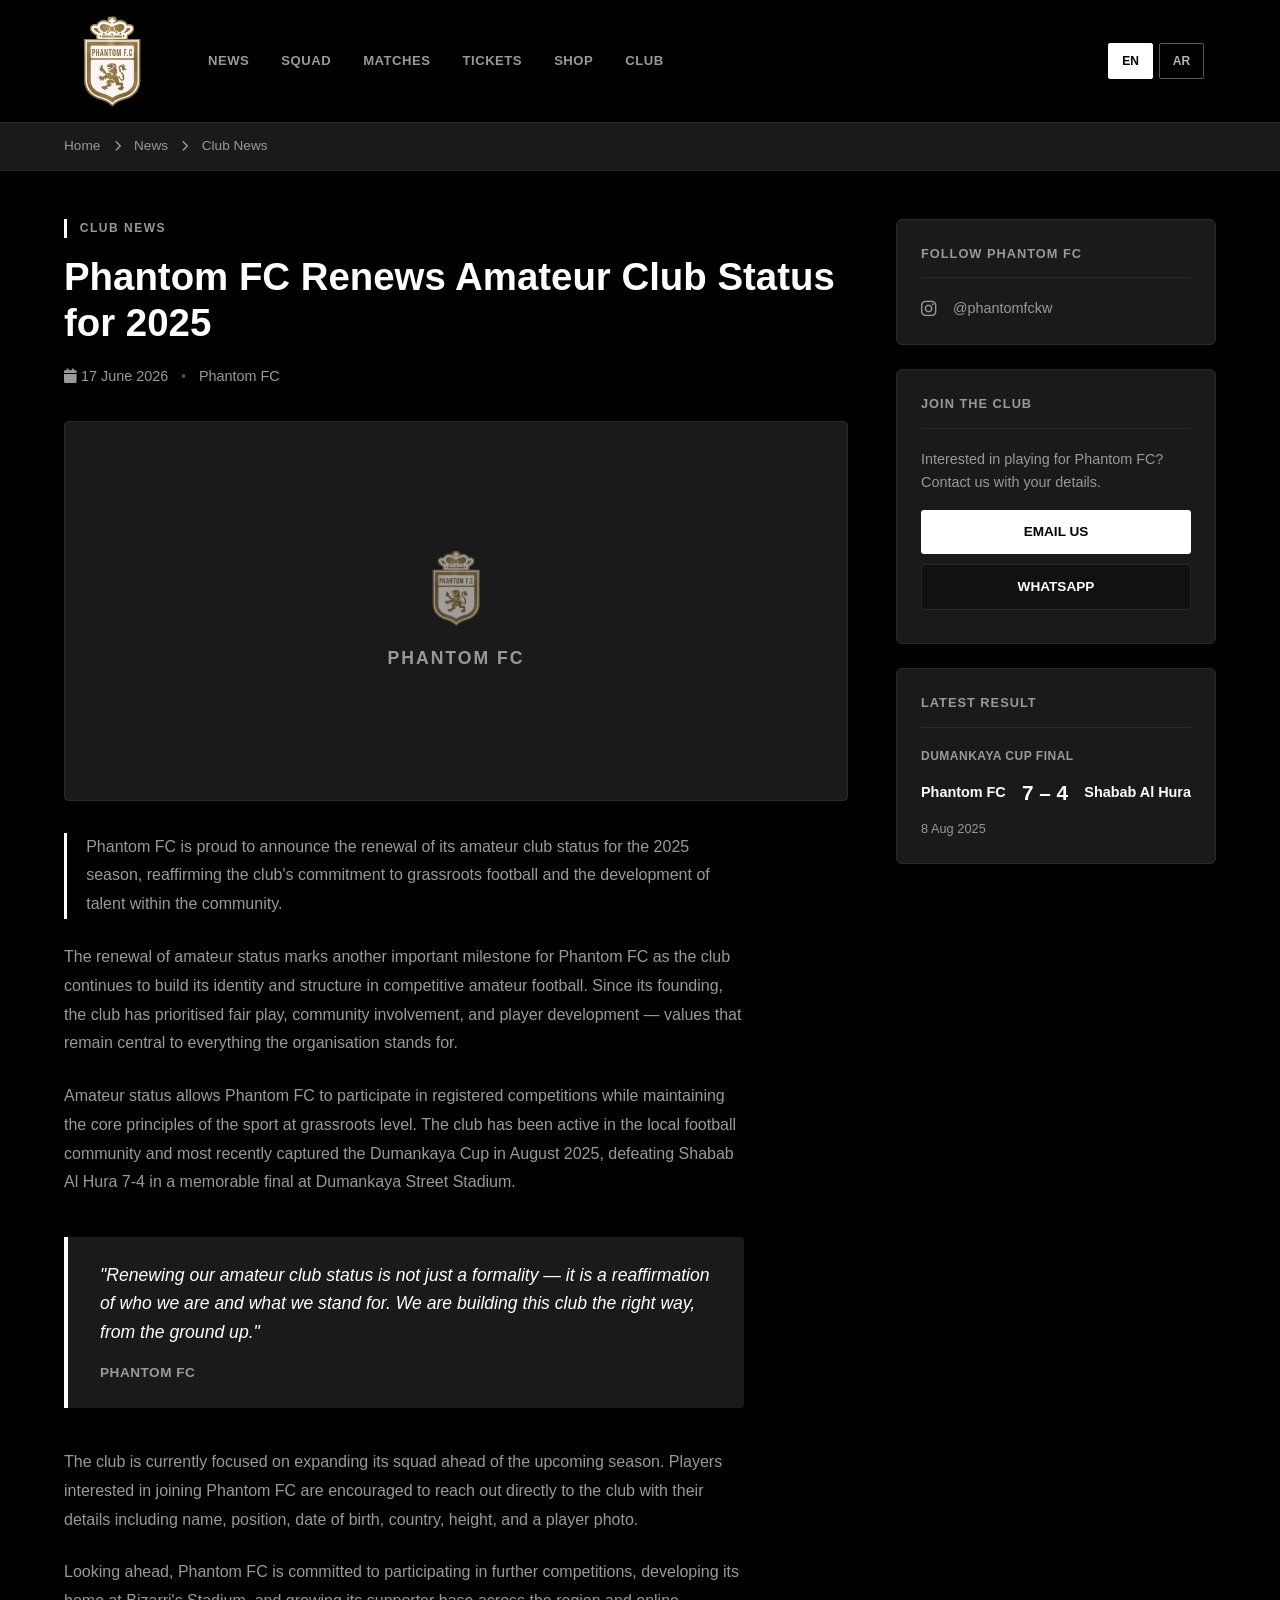
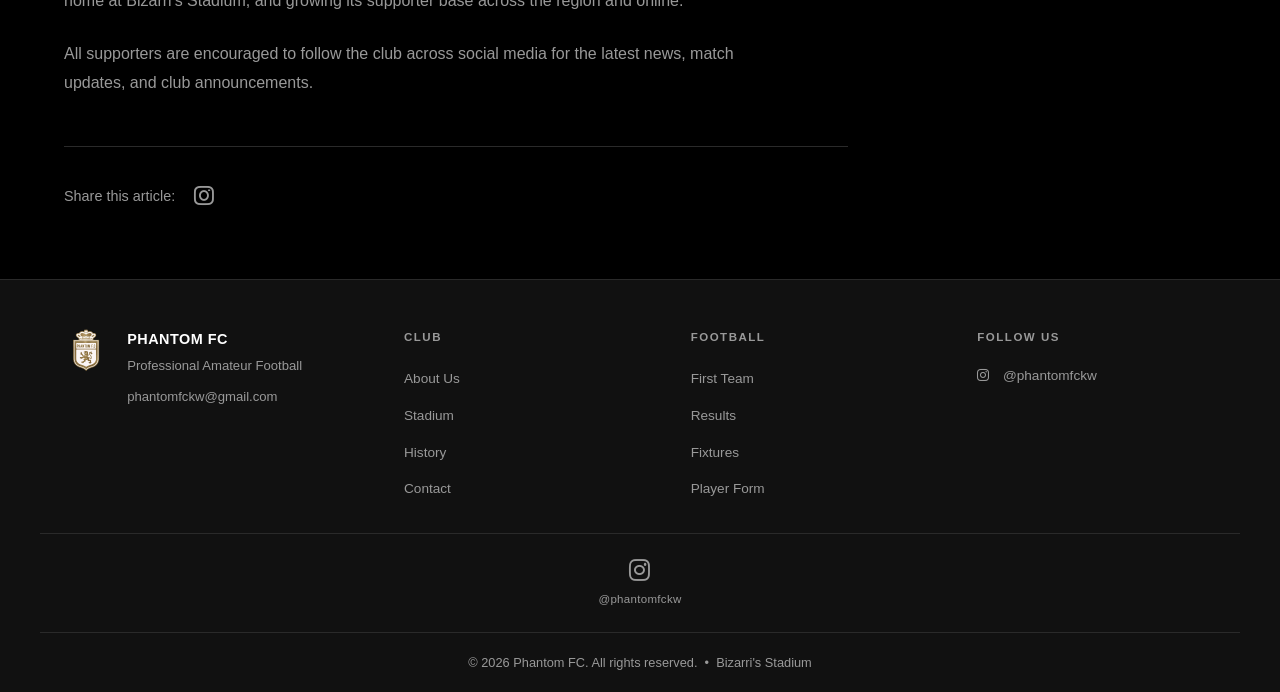
<file: news-amateur-status.html>
<!DOCTYPE html>
<html lang="en">
<head>
    <meta charset="UTF-8">
    <meta name="viewport" content="width=device-width, initial-scale=1.0">
    <meta name="description" content="Phantom FC renews its amateur club status for the 2026 season, reaffirming commitment to grassroots football.">
    <meta property="og:title" content="Phantom FC Renews Amateur Club Status for 2026">
    <meta property="og:description" content="Phantom FC is proud to announce the renewal of its amateur club status for the 2026 season.">
    <meta property="og:image" content="logo.png">
    <meta property="og:type" content="article">
    <link rel="icon" href="logo.png">
    <title>Phantom FC Renews Amateur Club Status – Phantom FC</title>
    <link rel="stylesheet" href="styles.css">
    <link rel="stylesheet" href="article.css">
    <link rel="stylesheet" href="https://cdnjs.cloudflare.com/ajax/libs/font-awesome/6.4.0/css/all.min.css">
</head>
<body>

    <!-- ── MAIN HEADER ───────────────────────────────────── -->
    <header class="main-header">
        <div class="header-inner">
            <a href="index.html" class="club-logo">
                <div class="club-crest">
                    <img src="logo.png" alt="Phantom FC" class="crest-img" onerror="this.style.display='none'; this.nextElementSibling.style.display='flex';">
                    <span class="crest-text crest-fallback">PFC</span>
                </div>
            </a>
            <nav class="main-nav" id="mainNav">
                <a href="index.html#latest" class="nav-link">NEWS</a>
                <a href="index.html#teams" class="nav-link">SQUAD</a>
                <a href="index.html#matches" class="nav-link">MATCHES</a>
                <a href="index.html#tickets" class="nav-link">TICKETS</a>
                <a href="index.html#shop" class="nav-link">SHOP</a>
                <a href="index.html#support" class="nav-link">CLUB</a>
            </nav>
            <div class="header-right">
                <div class="language-switcher">
                    <button class="lang-btn active" data-lang="en" onclick="setLanguage('en')" aria-label="Switch to English">EN</button>
                    <button class="lang-btn" data-lang="ar" onclick="setLanguage('ar')" aria-label="Switch to Arabic">AR</button>
                </div>
                <button class="menu-btn" id="menuBtn" aria-label="Open navigation menu"><i class="fas fa-bars"></i></button>
            </div>
        </div>
    </header>

    <!-- ── ARTICLE BREADCRUMB ────────────────────────────── -->
    <div class="article-breadcrumb">
        <div class="section-container">
            <a href="index.html">Home</a>
            <span class="breadcrumb-sep"><i class="fas fa-chevron-right"></i></span>
            <a href="index.html#latest">News</a>
            <span class="breadcrumb-sep"><i class="fas fa-chevron-right"></i></span>
            <span>Club News</span>
        </div>
    </div>

    <!-- ── ARTICLE CONTENT ───────────────────────────────── -->
    <main class="article-main">
        <div class="section-container">
            <div class="article-layout">

                <article class="article-body">
                    <header class="article-header">
                        <div class="article-category">CLUB NEWS</div>
                        <h1 class="article-title">Phantom FC Renews Amateur Club Status for 2025</h1>
                        <div class="article-byline">
                            <span class="byline-date"><i class="fas fa-calendar"></i> 17 June 2026</span>
                            <span class="byline-sep">&bull;</span>
                            <span class="byline-source">Phantom FC</span>
                        </div>
                    </header>

                    <div class="article-hero-img">
                        <div class="article-img-placeholder">
                            <img src="logo.png" alt="Phantom FC" onerror="this.style.display='none';">
                            <span>PHANTOM FC</span>
                        </div>
                    </div>

                    <div class="article-text">
                        <p class="article-lead">Phantom FC is proud to announce the renewal of its amateur club status for the 2025 season, reaffirming the club's commitment to grassroots football and the development of talent within the community.</p>

                        <p>The renewal of amateur status marks another important milestone for Phantom FC as the club continues to build its identity and structure in competitive amateur football. Since its founding, the club has prioritised fair play, community involvement, and player development — values that remain central to everything the organisation stands for.</p>

                        <p>Amateur status allows Phantom FC to participate in registered competitions while maintaining the core principles of the sport at grassroots level. The club has been active in the local football community and most recently captured the Dumankaya Cup in August 2025, defeating Shabab Al Hura 7-4 in a memorable final at Dumankaya Street Stadium.</p>

                        <blockquote class="article-quote">
                            <p>"Renewing our amateur club status is not just a formality — it is a reaffirmation of who we are and what we stand for. We are building this club the right way, from the ground up."</p>
                            <cite>Phantom FC</cite>
                        </blockquote>

                        <p>The club is currently focused on expanding its squad ahead of the upcoming season. Players interested in joining Phantom FC are encouraged to reach out directly to the club with their details including name, position, date of birth, country, height, and a player photo.</p>

                        <p>Looking ahead, Phantom FC is committed to participating in further competitions, developing its home at Bizarri's Stadium, and growing its supporter base across the region and online.</p>

                        <p>All supporters are encouraged to follow the club across social media for the latest news, match updates, and club announcements.</p>
                    </div>

                    <div class="article-social-share">
                        <span>Share this article:</span>
                        <a href="https://www.instagram.com/phantomfckw" target="_blank" rel="noopener"><i class="fab fa-instagram"></i></a>
                    </div>
                </article>

                <!-- Sidebar -->
                <aside class="article-sidebar">
                    <div class="sidebar-card">
                        <h4>FOLLOW PHANTOM FC</h4>
                        <ul class="sidebar-social">
                            <li><a href="https://www.instagram.com/phantomfckw" target="_blank" rel="noopener"><i class="fab fa-instagram"></i> @phantomfckw</a></li>
                        </ul>
                    </div>
                    <div class="sidebar-card">
                        <h4>JOIN THE CLUB</h4>
                        <p>Interested in playing for Phantom FC? Contact us with your details.</p>
                        <a href="mailto:phantomfckw@gmail.com?subject=Player%20Application&body=Name:%0APosition:%0ADate%20of%20Birth:%0ACountry:%0AHeight:%0A%0APlease%20attach%20a%20photo." class="sidebar-btn">EMAIL US</a>
                        <a href="https://wa.me/14402785870" target="_blank" rel="noopener" class="sidebar-btn whatsapp-btn">WHATSAPP</a>
                    </div>
                    <div class="sidebar-card">
                        <h4>LATEST RESULT</h4>
                        <div class="sidebar-result">
                            <span class="sidebar-competition">Dumankaya Cup Final</span>
                            <div class="sidebar-score-row">
                                <span>Phantom FC</span>
                                <span class="sidebar-score">7 – 4</span>
                                <span>Shabab Al Hura</span>
                            </div>
                            <span class="sidebar-date">8 Aug 2025</span>
                        </div>
                    </div>
                </aside>

            </div>
        </div>
    </main>

    <!-- ── FOOTER ────────────────────────────────────────── -->
    <footer class="footer">
        <div class="footer-main">
            <div class="footer-brand">
                <div class="footer-crest">
                    <img src="logo.png" alt="PFC" class="footer-logo-img" onerror="this.style.display='none'; this.nextElementSibling.style.display='flex';">
                    <span class="footer-crest-text">PFC</span>
                </div>
                <div>
                    <h3>PHANTOM FC</h3>
                    <p>Professional Amateur Football</p>
                    <p class="footer-email"><a href="mailto:phantomfckw@gmail.com">phantomfckw@gmail.com</a></p>
                </div>
            </div>
            <div class="footer-cols">
                <div class="footer-col">
                    <h4>CLUB</h4>
                    <ul>
                        <li><a href="index.html#support">About Us</a></li>
                        <li><a href="stadium.html">Stadium</a></li>
                        <li><a href="index.html#support">History</a></li>
                        <li><a href="index.html#support">Contact</a></li>
                    </ul>
                </div>
                <div class="footer-col">
                    <h4>FOOTBALL</h4>
                    <ul>
                        <li><a href="index.html#teams">First Team</a></li>
                        <li><a href="index.html#matches">Results</a></li>
                        <li><a href="index.html#matches">Fixtures</a></li>
                        <li><a href="index.html#support">Player Form</a></li>
                    </ul>
                </div>
                <div class="footer-col">
                    <h4>FOLLOW US</h4>
                    <ul class="social-list">
                        <li><a href="https://www.instagram.com/phantomfckw" target="_blank" rel="noopener"><i class="fab fa-instagram"></i> @phantomfckw</a></li>
                    </ul>
                </div>
            </div>
        </div>
        <div class="footer-socials">
            <a href="https://www.instagram.com/phantomfckw" target="_blank" rel="noopener" class="social-icon-link">
                <i class="fab fa-instagram"></i>
                <span>@phantomfckw</span>
            </a>
        </div>
        <div class="footer-bottom">
            <p>&copy; 2026 Phantom FC. All rights reserved. &nbsp;&bull;&nbsp; Bizarri's Stadium</p>
        </div>
    </footer>

    <button class="back-to-top" id="backToTop" onclick="window.scrollTo({top:0,behavior:'smooth'})" aria-label="Back to top">
        <i class="fas fa-chevron-up"></i>
    </button>

    <script src="translations.js"></script>
    <script src="script.js"></script>
</body>
</html>
</file>
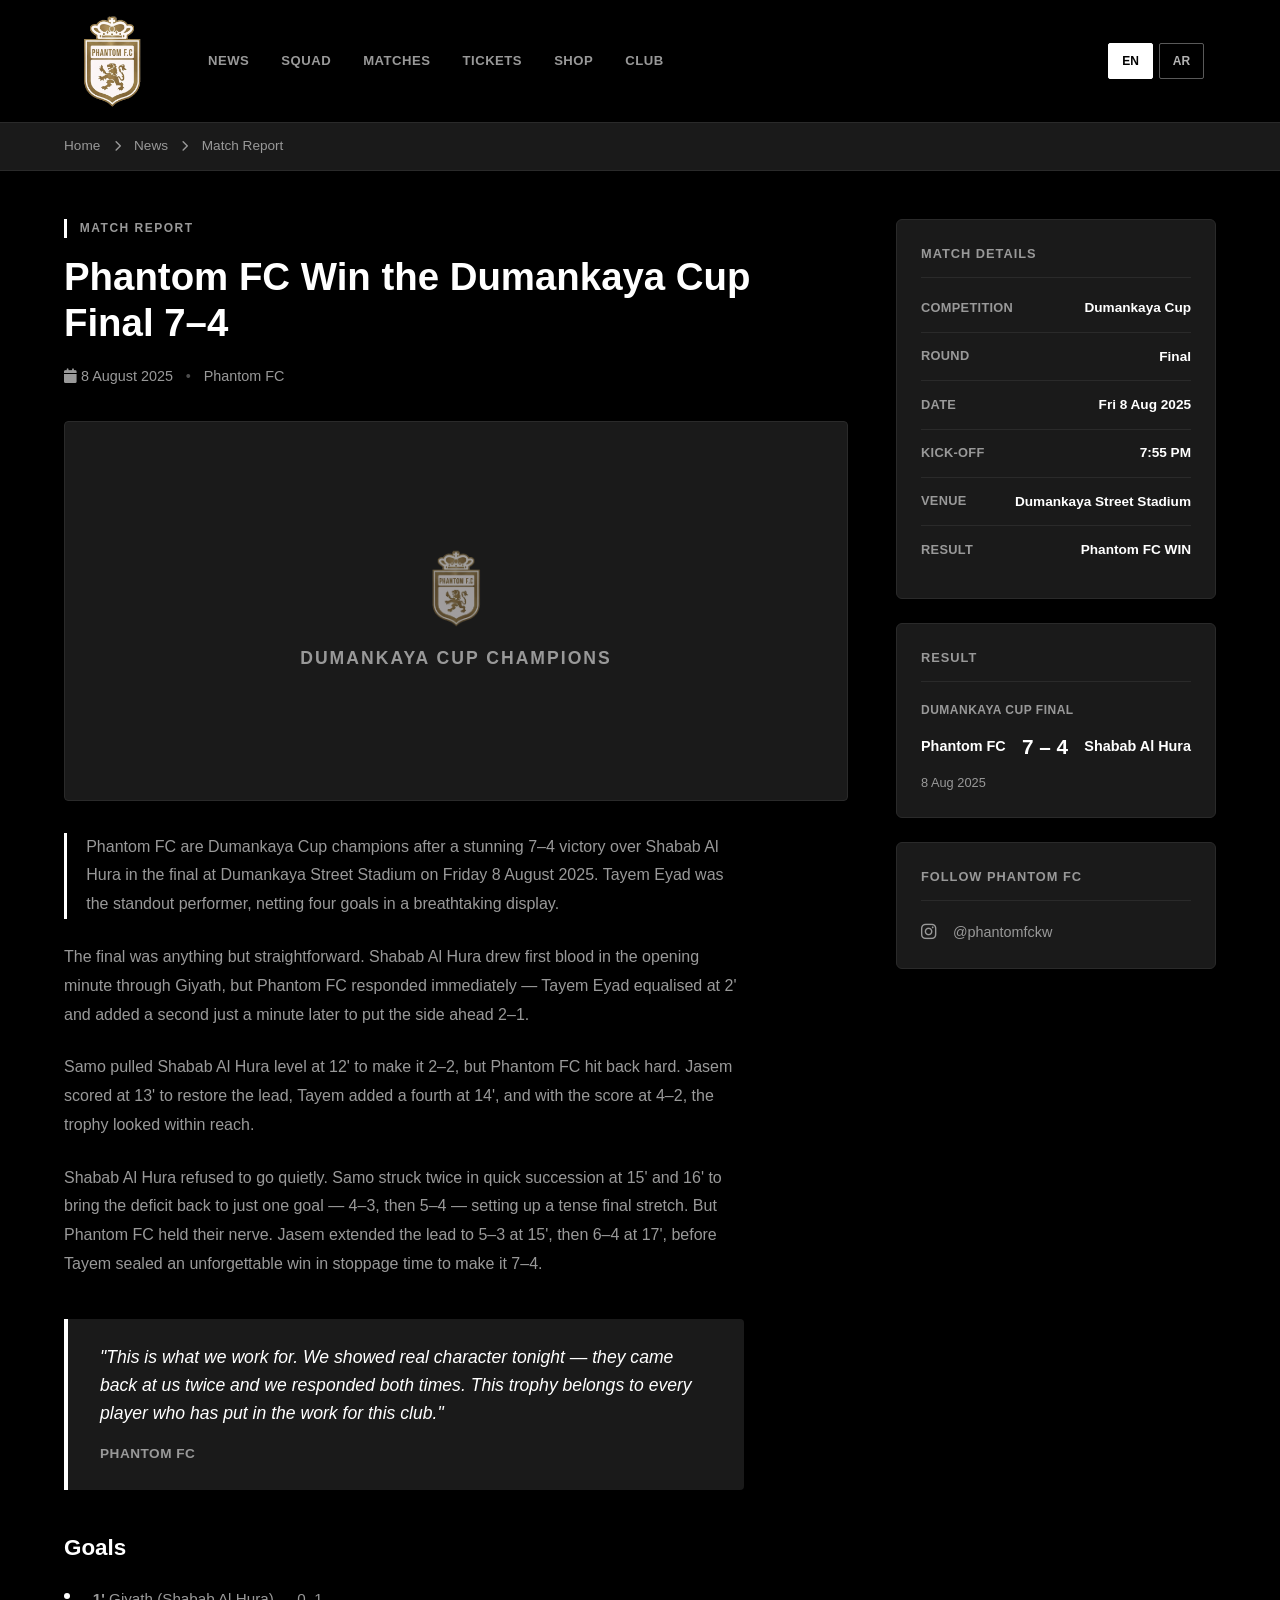
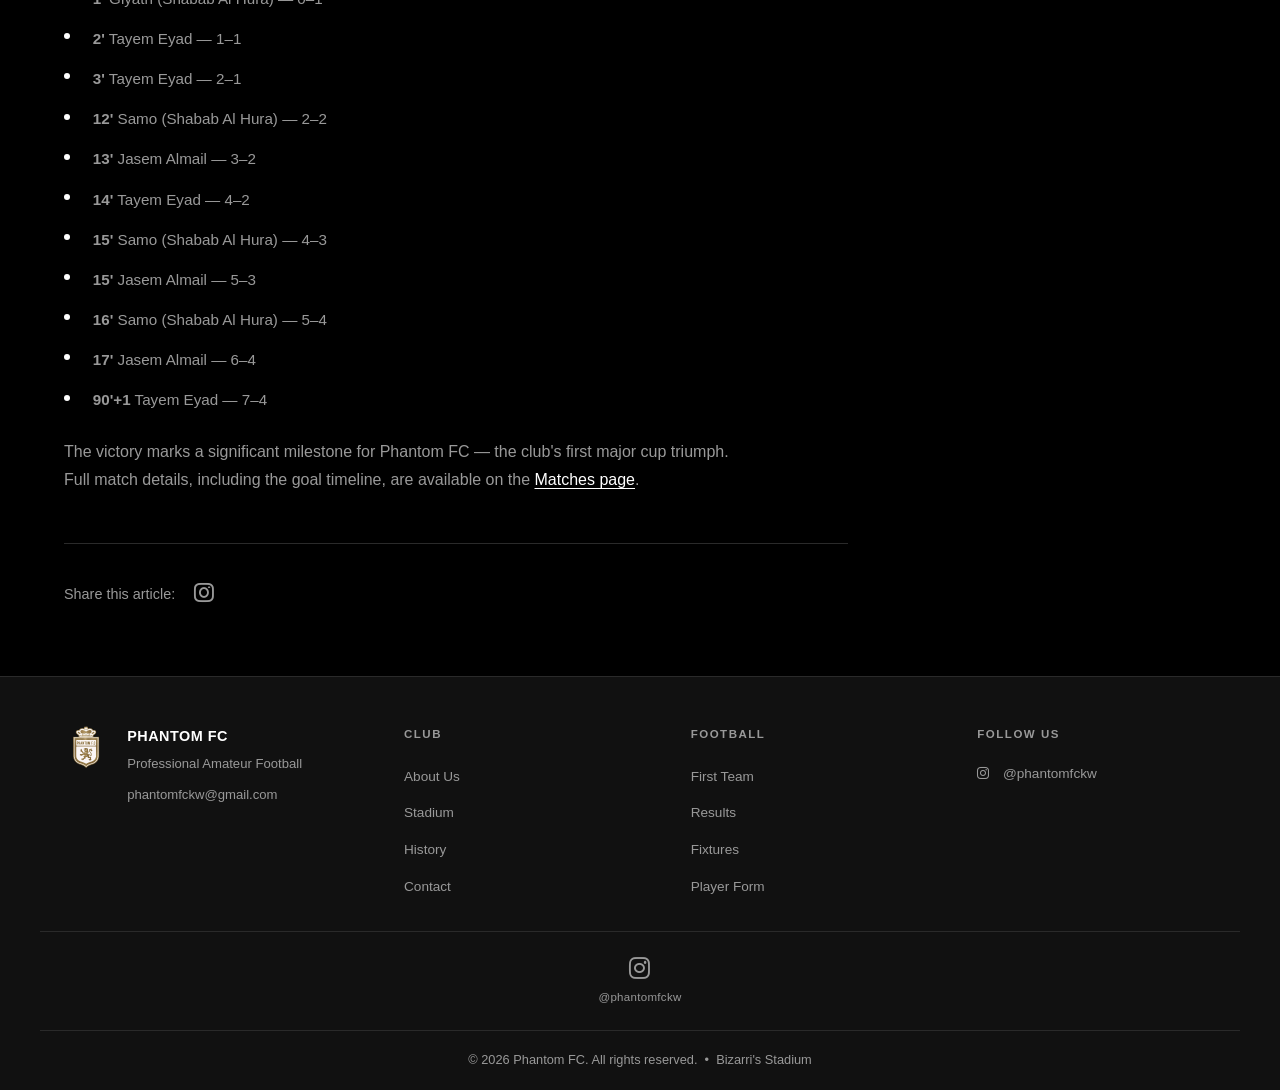
<file: news-dumankaya-cup.html>
<!DOCTYPE html>
<html lang="en">
<head>
    <meta charset="UTF-8">
    <meta name="viewport" content="width=device-width, initial-scale=1.0">
    <meta name="description" content="Match report: Phantom FC defeat Shabab Al Hura 7–4 in the Dumankaya Cup Final. Tayem Eyad scores four goals in a dominant display.">
    <meta property="og:title" content="Phantom FC Win the Dumankaya Cup Final 7–4">
    <meta property="og:description" content="Tayem Eyad netted four goals as Phantom FC claimed the Dumankaya Cup with a 7–4 victory over Shabab Al Hura.">
    <meta property="og:image" content="logo.png">
    <meta property="og:type" content="article">
    <link rel="icon" href="logo.png">
    <title>Phantom FC Win the Dumankaya Cup Final 7–4 – Phantom FC</title>
    <link rel="stylesheet" href="styles.css">
    <link rel="stylesheet" href="article.css">
    <link rel="stylesheet" href="https://cdnjs.cloudflare.com/ajax/libs/font-awesome/6.4.0/css/all.min.css">
</head>
<body>

    <!-- ── MAIN HEADER ───────────────────────────────────── -->
    <header class="main-header">
        <div class="header-inner">
            <a href="index.html" class="club-logo">
                <div class="club-crest">
                    <img src="logo.png" alt="Phantom FC" class="crest-img" onerror="this.style.display='none'; this.nextElementSibling.style.display='flex';">
                    <span class="crest-text crest-fallback">PFC</span>
                </div>
            </a>
            <nav class="main-nav" id="mainNav">
                <a href="index.html#latest" class="nav-link">NEWS</a>
                <a href="index.html#teams" class="nav-link">SQUAD</a>
                <a href="index.html#matches" class="nav-link">MATCHES</a>
                <a href="index.html#tickets" class="nav-link">TICKETS</a>
                <a href="index.html#shop" class="nav-link">SHOP</a>
                <a href="index.html#support" class="nav-link">CLUB</a>
            </nav>
            <div class="header-right">
                <div class="language-switcher">
                    <button class="lang-btn active" data-lang="en" onclick="setLanguage('en')" aria-label="Switch to English">EN</button>
                    <button class="lang-btn" data-lang="ar" onclick="setLanguage('ar')" aria-label="Switch to Arabic">AR</button>
                </div>
                <button class="menu-btn" id="menuBtn" aria-label="Open navigation menu"><i class="fas fa-bars"></i></button>
            </div>
        </div>
    </header>

    <!-- ── ARTICLE BREADCRUMB ────────────────────────────── -->
    <div class="article-breadcrumb">
        <div class="section-container">
            <a href="index.html">Home</a>
            <span class="breadcrumb-sep"><i class="fas fa-chevron-right"></i></span>
            <a href="index.html#latest">News</a>
            <span class="breadcrumb-sep"><i class="fas fa-chevron-right"></i></span>
            <span>Match Report</span>
        </div>
    </div>

    <!-- ── ARTICLE CONTENT ───────────────────────────────── -->
    <main class="article-main">
        <div class="section-container">
            <div class="article-layout">

                <article class="article-body">
                    <header class="article-header">
                        <div class="article-category">MATCH REPORT</div>
                        <h1 class="article-title">Phantom FC Win the Dumankaya Cup Final 7–4</h1>
                        <div class="article-byline">
                            <span class="byline-date"><i class="fas fa-calendar"></i> 8 August 2025</span>
                            <span class="byline-sep">&bull;</span>
                            <span class="byline-source">Phantom FC</span>
                        </div>
                    </header>

                    <div class="article-hero-img">
                        <div class="article-img-placeholder">
                            <img src="logo.png" alt="Phantom FC" onerror="this.style.display='none';">
                            <span>DUMANKAYA CUP CHAMPIONS</span>
                        </div>
                    </div>

                    <div class="article-text">
                        <p class="article-lead">Phantom FC are Dumankaya Cup champions after a stunning 7–4 victory over Shabab Al Hura in the final at Dumankaya Street Stadium on Friday 8 August 2025. Tayem Eyad was the standout performer, netting four goals in a breathtaking display.</p>

                        <p>The final was anything but straightforward. Shabab Al Hura drew first blood in the opening minute through Giyath, but Phantom FC responded immediately — Tayem Eyad equalised at 2' and added a second just a minute later to put the side ahead 2–1.</p>

                        <p>Samo pulled Shabab Al Hura level at 12' to make it 2–2, but Phantom FC hit back hard. Jasem scored at 13' to restore the lead, Tayem added a fourth at 14', and with the score at 4–2, the trophy looked within reach.</p>

                        <p>Shabab Al Hura refused to go quietly. Samo struck twice in quick succession at 15' and 16' to bring the deficit back to just one goal — 4–3, then 5–4 — setting up a tense final stretch. But Phantom FC held their nerve. Jasem extended the lead to 5–3 at 15', then 6–4 at 17', before Tayem sealed an unforgettable win in stoppage time to make it 7–4.</p>

                        <blockquote class="article-quote">
                            <p>"This is what we work for. We showed real character tonight — they came back at us twice and we responded both times. This trophy belongs to every player who has put in the work for this club."</p>
                            <cite>Phantom FC</cite>
                        </blockquote>

                        <h2 class="article-subheading">Goals</h2>
                        <ul class="article-list">
                            <li><strong>1'</strong> Giyath (Shabab Al Hura) — 0–1</li>
                            <li><strong>2'</strong> Tayem Eyad — 1–1</li>
                            <li><strong>3'</strong> Tayem Eyad — 2–1</li>
                            <li><strong>12'</strong> Samo (Shabab Al Hura) — 2–2</li>
                            <li><strong>13'</strong> Jasem Almail — 3–2</li>
                            <li><strong>14'</strong> Tayem Eyad — 4–2</li>
                            <li><strong>15'</strong> Samo (Shabab Al Hura) — 4–3</li>
                            <li><strong>15'</strong> Jasem Almail — 5–3</li>
                            <li><strong>16'</strong> Samo (Shabab Al Hura) — 5–4</li>
                            <li><strong>17'</strong> Jasem Almail — 6–4</li>
                            <li><strong>90'+1</strong> Tayem Eyad — 7–4</li>
                        </ul>

                        <p>The victory marks a significant milestone for Phantom FC — the club's first major cup triumph. Full match details, including the goal timeline, are available on the <a href="index.html#matches" class="article-inline-link">Matches page</a>.</p>
                    </div>

                    <div class="article-social-share">
                        <span>Share this article:</span>
                        <a href="https://www.instagram.com/phantomfckw" target="_blank" rel="noopener"><i class="fab fa-instagram"></i></a>
                    </div>
                </article>

                <!-- Sidebar -->
                <aside class="article-sidebar">
                    <div class="sidebar-card">
                        <h4>MATCH DETAILS</h4>
                        <div class="sidebar-info">
                            <div class="sidebar-info-row">
                                <span class="sidebar-label">Competition</span>
                                <span class="sidebar-value">Dumankaya Cup</span>
                            </div>
                            <div class="sidebar-info-row">
                                <span class="sidebar-label">Round</span>
                                <span class="sidebar-value">Final</span>
                            </div>
                            <div class="sidebar-info-row">
                                <span class="sidebar-label">Date</span>
                                <span class="sidebar-value">Fri 8 Aug 2025</span>
                            </div>
                            <div class="sidebar-info-row">
                                <span class="sidebar-label">Kick-off</span>
                                <span class="sidebar-value">7:55 PM</span>
                            </div>
                            <div class="sidebar-info-row">
                                <span class="sidebar-label">Venue</span>
                                <span class="sidebar-value">Dumankaya Street Stadium</span>
                            </div>
                            <div class="sidebar-info-row">
                                <span class="sidebar-label">Result</span>
                                <span class="sidebar-value">Phantom FC WIN</span>
                            </div>
                        </div>
                    </div>
                    <div class="sidebar-card">
                        <h4>RESULT</h4>
                        <div class="sidebar-result">
                            <span class="sidebar-competition">Dumankaya Cup Final</span>
                            <div class="sidebar-score-row">
                                <span>Phantom FC</span>
                                <span class="sidebar-score">7 – 4</span>
                                <span>Shabab Al Hura</span>
                            </div>
                            <span class="sidebar-date">8 Aug 2025</span>
                        </div>
                    </div>
                    <div class="sidebar-card">
                        <h4>FOLLOW PHANTOM FC</h4>
                        <ul class="sidebar-social">
                            <li><a href="https://www.instagram.com/phantomfckw" target="_blank" rel="noopener"><i class="fab fa-instagram"></i> @phantomfckw</a></li>
                        </ul>
                    </div>
                </aside>

            </div>
        </div>
    </main>

    <!-- ── FOOTER ────────────────────────────────────────── -->
    <footer class="footer">
        <div class="footer-main">
            <div class="footer-brand">
                <div class="footer-crest">
                    <img src="logo.png" alt="PFC" class="footer-logo-img" onerror="this.style.display='none'; this.nextElementSibling.style.display='flex';">
                    <span class="footer-crest-text">PFC</span>
                </div>
                <div>
                    <h3>PHANTOM FC</h3>
                    <p>Professional Amateur Football</p>
                    <p class="footer-email"><a href="mailto:phantomfckw@gmail.com">phantomfckw@gmail.com</a></p>
                </div>
            </div>
            <div class="footer-cols">
                <div class="footer-col">
                    <h4>CLUB</h4>
                    <ul>
                        <li><a href="index.html#support">About Us</a></li>
                        <li><a href="stadium.html">Stadium</a></li>
                        <li><a href="index.html#support">History</a></li>
                        <li><a href="index.html#support">Contact</a></li>
                    </ul>
                </div>
                <div class="footer-col">
                    <h4>FOOTBALL</h4>
                    <ul>
                        <li><a href="index.html#teams">First Team</a></li>
                        <li><a href="index.html#matches">Results</a></li>
                        <li><a href="index.html#matches">Fixtures</a></li>
                        <li><a href="index.html#support">Player Form</a></li>
                    </ul>
                </div>
                <div class="footer-col">
                    <h4>FOLLOW US</h4>
                    <ul class="social-list">
                        <li><a href="https://www.instagram.com/phantomfckw" target="_blank" rel="noopener"><i class="fab fa-instagram"></i> @phantomfckw</a></li>
                    </ul>
                </div>
            </div>
        </div>
        <div class="footer-socials">
            <a href="https://www.instagram.com/phantomfckw" target="_blank" rel="noopener" class="social-icon-link">
                <i class="fab fa-instagram"></i>
                <span>@phantomfckw</span>
            </a>
        </div>
        <div class="footer-bottom">
            <p>&copy; 2026 Phantom FC. All rights reserved. &nbsp;&bull;&nbsp; Bizarri's Stadium</p>
        </div>
    </footer>

    <button class="back-to-top" id="backToTop" onclick="window.scrollTo({top:0,behavior:'smooth'})" aria-label="Back to top">
        <i class="fas fa-chevron-up"></i>
    </button>

    <script src="translations.js"></script>
    <script src="script.js"></script>
</body>
</html>
</file>
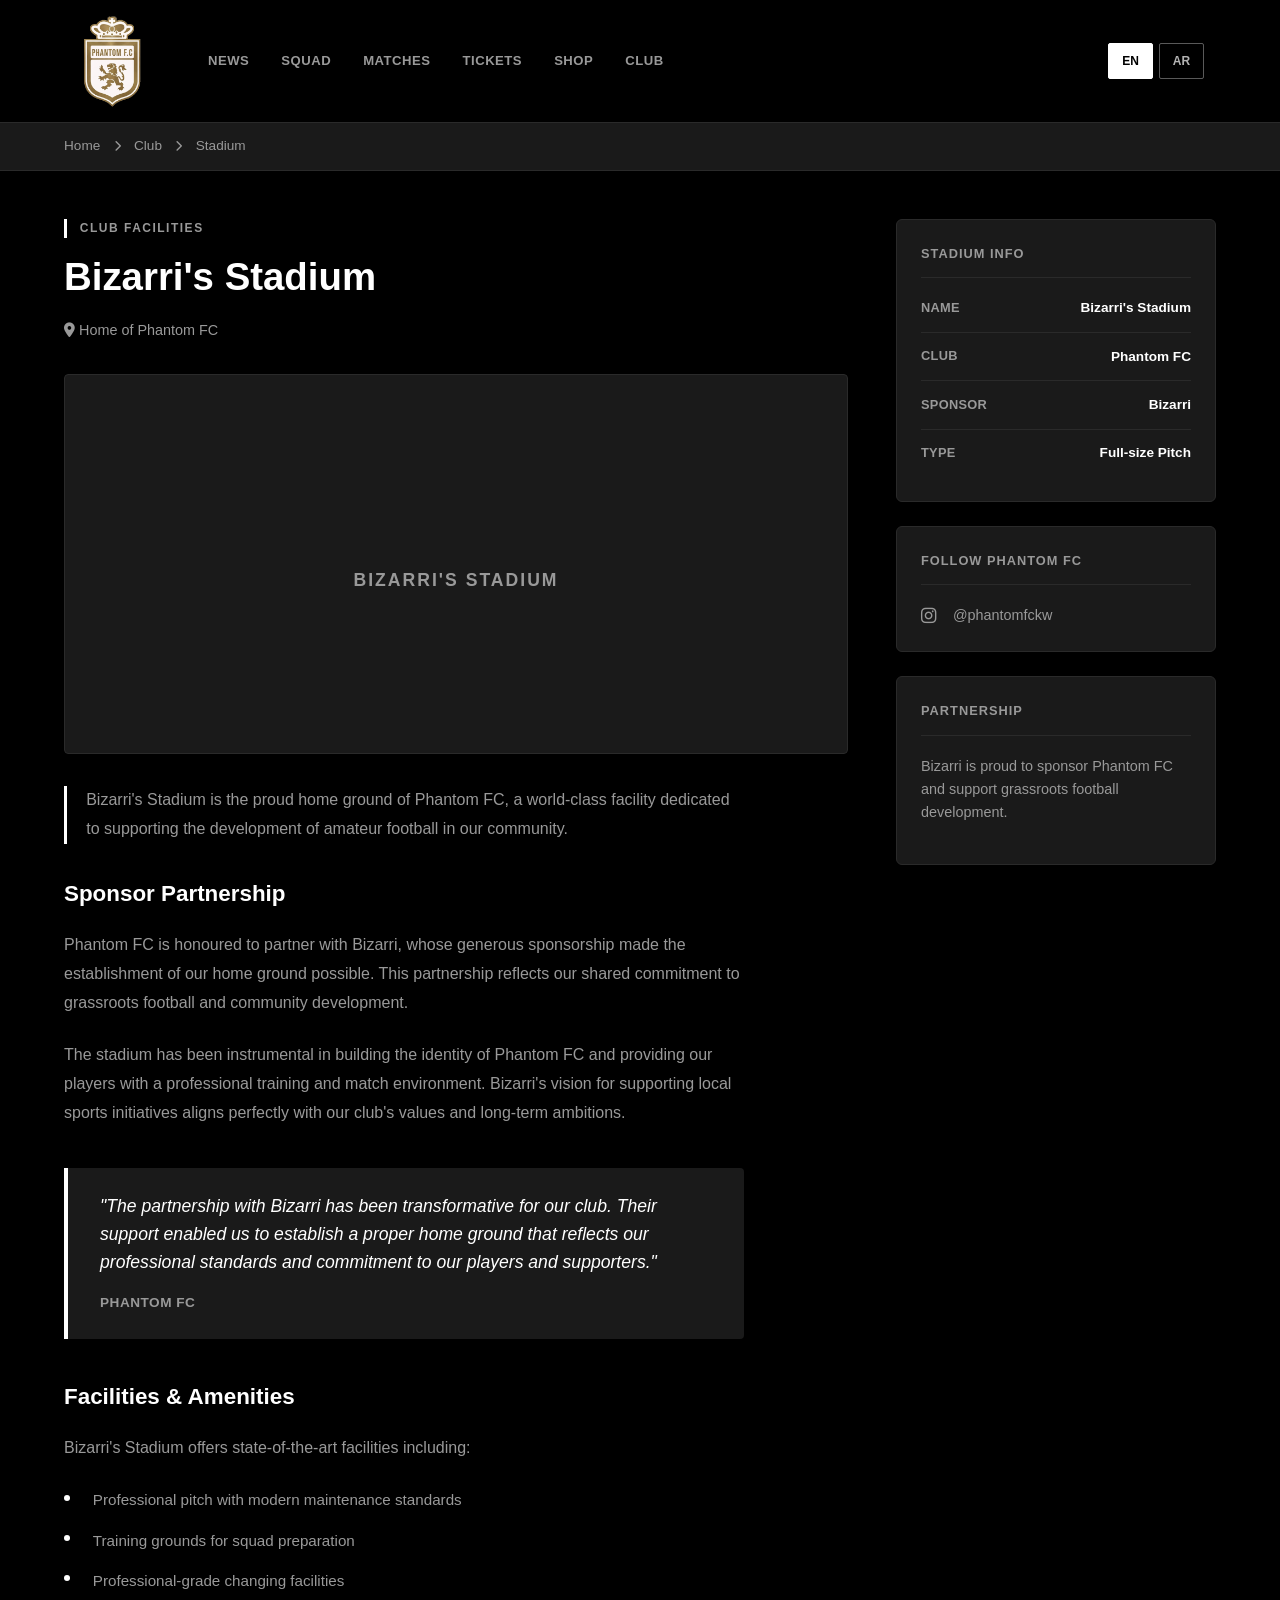
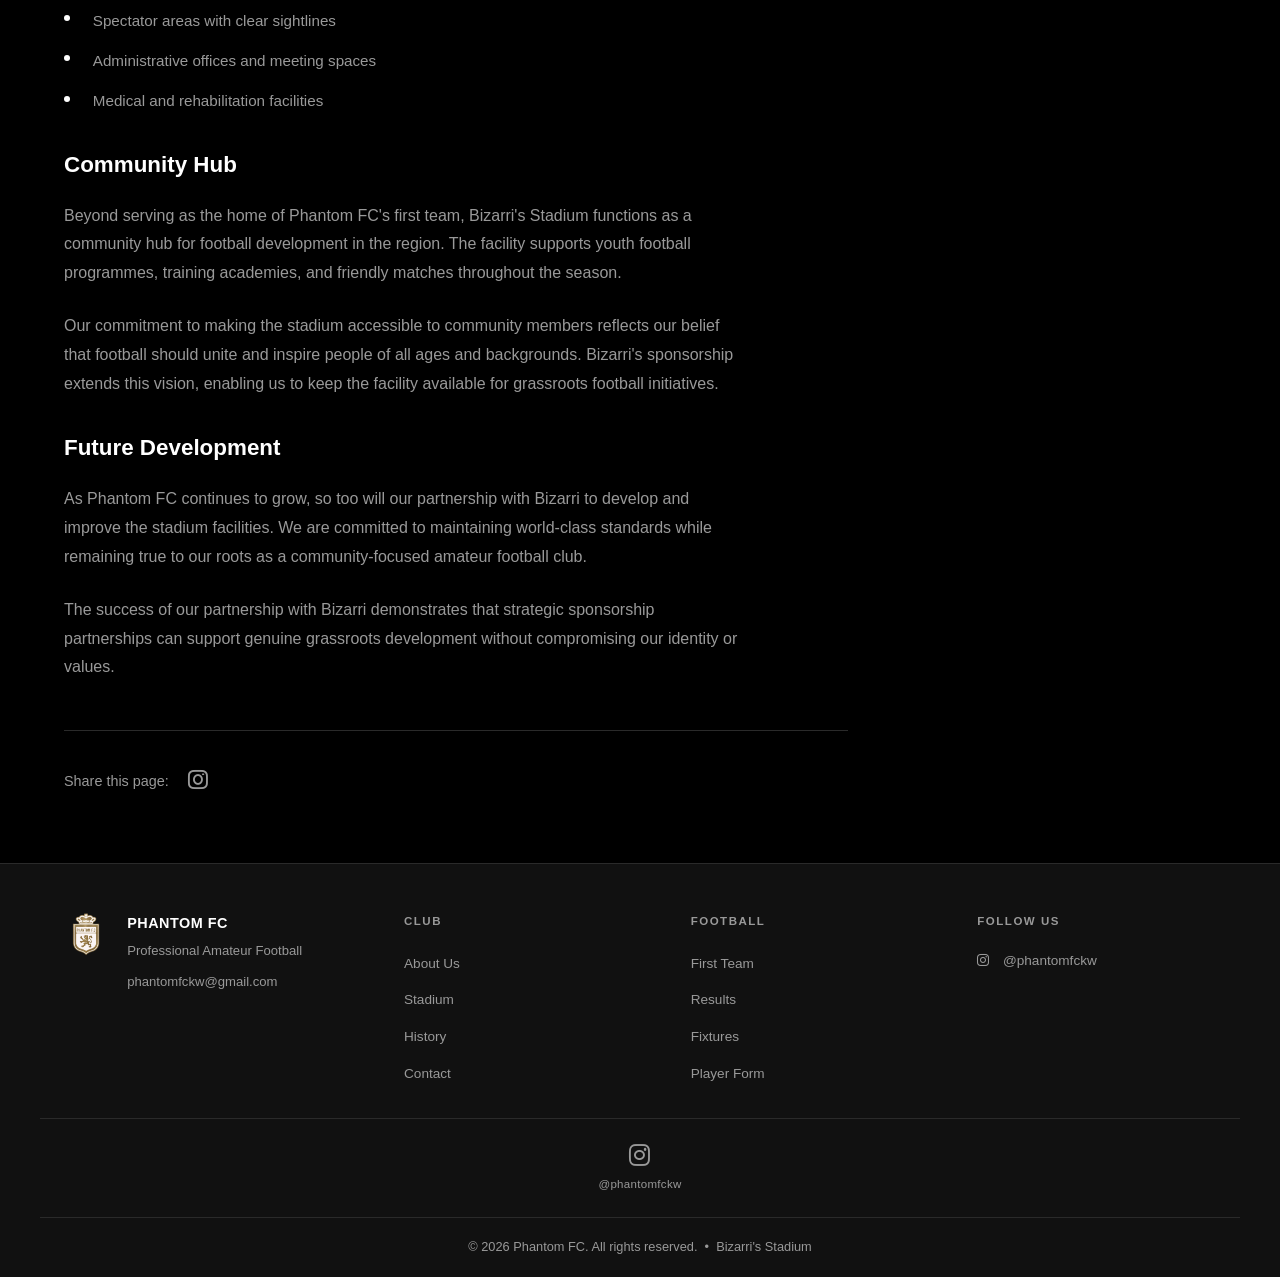
<file: stadium.html>
<!DOCTYPE html>
<html lang="en">
<head>
    <meta charset="UTF-8">
    <meta name="viewport" content="width=device-width, initial-scale=1.0">
    <meta name="description" content="Bizarri's Stadium – Home ground of Phantom FC, proudly sponsored by Bizarri.">
    <meta property="og:title" content="Bizarri's Stadium – Phantom FC">
    <meta property="og:description" content="Bizarri's Stadium is the home ground of Phantom FC with world-class facilities.">
    <meta property="og:image" content="logo.png">
    <meta property="og:type" content="website">
    <link rel="icon" href="logo.png">
    <title>Bizarri's Stadium – Phantom FC</title>
    <link rel="stylesheet" href="styles.css">
    <link rel="stylesheet" href="article.css">
    <link rel="stylesheet" href="https://cdnjs.cloudflare.com/ajax/libs/font-awesome/6.4.0/css/all.min.css">
</head>
<body>

    <!-- ── MAIN HEADER ───────────────────────────────────── -->
    <header class="main-header">
        <div class="header-inner">
            <a href="index.html" class="club-logo">
                <div class="club-crest">
                    <img src="logo.png" alt="Phantom FC" class="crest-img" onerror="this.style.display='none'; this.nextElementSibling.style.display='flex';">
                    <span class="crest-text crest-fallback">PFC</span>
                </div>
            </a>
            <nav class="main-nav" id="mainNav">
                <a href="index.html#latest" class="nav-link">NEWS</a>
                <a href="index.html#teams" class="nav-link">SQUAD</a>
                <a href="index.html#matches" class="nav-link">MATCHES</a>
                <a href="index.html#tickets" class="nav-link">TICKETS</a>
                <a href="index.html#shop" class="nav-link">SHOP</a>
                <a href="index.html#support" class="nav-link">CLUB</a>
            </nav>
            <div class="header-right">
                <div class="language-switcher">
                    <button class="lang-btn active" data-lang="en" onclick="setLanguage('en')" aria-label="Switch to English">EN</button>
                    <button class="lang-btn" data-lang="ar" onclick="setLanguage('ar')" aria-label="Switch to Arabic">AR</button>
                </div>
                <button class="menu-btn" id="menuBtn" aria-label="Open navigation menu"><i class="fas fa-bars"></i></button>
            </div>
        </div>
    </header>

    <!-- ── ARTICLE BREADCRUMB ────────────────────────────── -->
    <div class="article-breadcrumb">
        <div class="section-container">
            <a href="index.html">Home</a>
            <span class="breadcrumb-sep"><i class="fas fa-chevron-right"></i></span>
            <a href="index.html#support">Club</a>
            <span class="breadcrumb-sep"><i class="fas fa-chevron-right"></i></span>
            <span>Stadium</span>
        </div>
    </div>

    <!-- ── ARTICLE CONTENT ───────────────────────────────── -->
    <main class="article-main">
        <div class="section-container">
            <div class="article-layout">

                <article class="article-body">
                    <header class="article-header">
                        <div class="article-category">CLUB FACILITIES</div>
                        <h1 class="article-title">Bizarri's Stadium</h1>
                        <div class="article-byline">
                            <span class="byline-date"><i class="fas fa-map-marker-alt"></i> Home of Phantom FC</span>
                        </div>
                    </header>

                    <div class="article-hero-img">
                        <div class="article-img-placeholder stadium-placeholder">
                            <i class="fas fa-stadium"></i>
                            <span>BIZARRI'S STADIUM</span>
                        </div>
                    </div>

                    <div class="article-text">
                        <p class="article-lead">Bizarri's Stadium is the proud home ground of Phantom FC, a world-class facility dedicated to supporting the development of amateur football in our community.</p>

                        <h2 class="article-subheading">Sponsor Partnership</h2>
                        <p>Phantom FC is honoured to partner with Bizarri, whose generous sponsorship made the establishment of our home ground possible. This partnership reflects our shared commitment to grassroots football and community development.</p>

                        <p>The stadium has been instrumental in building the identity of Phantom FC and providing our players with a professional training and match environment. Bizarri's vision for supporting local sports initiatives aligns perfectly with our club's values and long-term ambitions.</p>

                        <blockquote class="article-quote">
                            <p>"The partnership with Bizarri has been transformative for our club. Their support enabled us to establish a proper home ground that reflects our professional standards and commitment to our players and supporters."</p>
                            <cite>Phantom FC</cite>
                        </blockquote>

                        <h2 class="article-subheading">Facilities &amp; Amenities</h2>
                        <p>Bizarri's Stadium offers state-of-the-art facilities including:</p>
                        <ul class="article-list">
                            <li>Professional pitch with modern maintenance standards</li>
                            <li>Training grounds for squad preparation</li>
                            <li>Professional-grade changing facilities</li>
                            <li>Spectator areas with clear sightlines</li>
                            <li>Administrative offices and meeting spaces</li>
                            <li>Medical and rehabilitation facilities</li>
                        </ul>

                        <h2 class="article-subheading">Community Hub</h2>
                        <p>Beyond serving as the home of Phantom FC's first team, Bizarri's Stadium functions as a community hub for football development in the region. The facility supports youth football programmes, training academies, and friendly matches throughout the season.</p>

                        <p>Our commitment to making the stadium accessible to community members reflects our belief that football should unite and inspire people of all ages and backgrounds. Bizarri's sponsorship extends this vision, enabling us to keep the facility available for grassroots football initiatives.</p>

                        <h2 class="article-subheading">Future Development</h2>
                        <p>As Phantom FC continues to grow, so too will our partnership with Bizarri to develop and improve the stadium facilities. We are committed to maintaining world-class standards while remaining true to our roots as a community-focused amateur football club.</p>

                        <p>The success of our partnership with Bizarri demonstrates that strategic sponsorship partnerships can support genuine grassroots development without compromising our identity or values.</p>
                    </div>

                    <div class="article-social-share">
                        <span>Share this page:</span>
                        <a href="https://www.instagram.com/phantomfckw" target="_blank" rel="noopener"><i class="fab fa-instagram"></i></a>
                    </div>
                </article>

                <!-- Sidebar -->
                <aside class="article-sidebar">
                    <div class="sidebar-card">
                        <h4>STADIUM INFO</h4>
                        <div class="sidebar-info">
                            <div class="sidebar-info-row">
                                <span class="sidebar-label">Name</span>
                                <span class="sidebar-value">Bizarri's Stadium</span>
                            </div>
                            <div class="sidebar-info-row">
                                <span class="sidebar-label">Club</span>
                                <span class="sidebar-value">Phantom FC</span>
                            </div>
                            <div class="sidebar-info-row">
                                <span class="sidebar-label">Sponsor</span>
                                <span class="sidebar-value">Bizarri</span>
                            </div>
                            <div class="sidebar-info-row">
                                <span class="sidebar-label">Type</span>
                                <span class="sidebar-value">Full-size Pitch</span>
                            </div>
                        </div>
                    </div>
                    <div class="sidebar-card">
                        <h4>FOLLOW PHANTOM FC</h4>
                        <ul class="sidebar-social">
                            <li><a href="https://www.instagram.com/phantomfckw" target="_blank" rel="noopener"><i class="fab fa-instagram"></i> @phantomfckw</a></li>
                        </ul>
                    </div>
                    <div class="sidebar-card">
                        <h4>PARTNERSHIP</h4>
                        <p>Bizarri is proud to sponsor Phantom FC and support grassroots football development.</p>
                    </div>
                </aside>

            </div>
        </div>
    </main>

    <!-- ── FOOTER ────────────────────────────────────────── -->
    <footer class="footer">
        <div class="footer-main">
            <div class="footer-brand">
                <div class="footer-crest">
                    <img src="logo.png" alt="PFC" class="footer-logo-img" onerror="this.style.display='none'; this.nextElementSibling.style.display='flex';">
                    <span class="footer-crest-text">PFC</span>
                </div>
                <div>
                    <h3>PHANTOM FC</h3>
                    <p>Professional Amateur Football</p>
                    <p class="footer-email"><a href="mailto:phantomfckw@gmail.com">phantomfckw@gmail.com</a></p>
                </div>
            </div>
            <div class="footer-cols">
                <div class="footer-col">
                    <h4>CLUB</h4>
                    <ul>
                        <li><a href="index.html#support">About Us</a></li>
                        <li><a href="stadium.html">Stadium</a></li>
                        <li><a href="index.html#support">History</a></li>
                        <li><a href="index.html#support">Contact</a></li>
                    </ul>
                </div>
                <div class="footer-col">
                    <h4>FOOTBALL</h4>
                    <ul>
                        <li><a href="index.html#teams">First Team</a></li>
                        <li><a href="index.html#matches">Results</a></li>
                        <li><a href="index.html#matches">Fixtures</a></li>
                        <li><a href="index.html#support">Player Form</a></li>
                    </ul>
                </div>
                <div class="footer-col">
                    <h4>FOLLOW US</h4>
                    <ul class="social-list">
                        <li><a href="https://www.instagram.com/phantomfckw" target="_blank" rel="noopener"><i class="fab fa-instagram"></i> @phantomfckw</a></li>
                    </ul>
                </div>
            </div>
        </div>
        <div class="footer-socials">
            <a href="https://www.instagram.com/phantomfckw" target="_blank" rel="noopener" class="social-icon-link">
                <i class="fab fa-instagram"></i>
                <span>@phantomfckw</span>
            </a>
        </div>
        <div class="footer-bottom">
            <p>&copy; 2026 Phantom FC. All rights reserved. &nbsp;&bull;&nbsp; Bizarri's Stadium</p>
        </div>
    </footer>

    <button class="back-to-top" id="backToTop" onclick="window.scrollTo({top:0,behavior:'smooth'})" aria-label="Back to top">
        <i class="fas fa-chevron-up"></i>
    </button>

    <script src="translations.js"></script>
    <script src="script.js"></script>
</body>
</html>
</file>
<file: styles.css>
/* ── RESET & ROOT ─────────────────────────────────────────── */
*, *::before, *::after {
    margin: 0;
    padding: 0;
    box-sizing: border-box;
}

:root {
    --primary:       #000000;
    --primary-dark:  #111111;
    --primary-light: #1a1a1a;
    --accent:        #ffffff;
    --accent-light:  #e8e8e8;
    --white:         #ffffff;
    --text-dark:     #ffffff;
    --text-gray:     #999999;
    --bg-light:      #0f0f0f;
    --border:        #2a2a2a;
    --border-light:  #333333;
    --win:           #4caf50;
}

[data-theme="light"] {
    --primary:       #f4f4f5;
    --primary-dark:  #e8e8ea;
    --primary-light: #ffffff;
    --accent:        #18181b;
    --accent-light:  #3f3f46;
    --white:         #18181b;
    --text-dark:     #18181b;
    --text-gray:     #71717a;
    --bg-light:      #fafafa;
    --border:        #e4e4e7;
    --border-light:  #d4d4d8;
    --win:           #16a34a;
}

html { scroll-behavior: smooth; }

body {
    font-family: -apple-system, BlinkMacSystemFont, 'Segoe UI', Arial, sans-serif;
    background: var(--primary);
    color: var(--text-dark);
    line-height: 1.6;
    transition: background-color 0.3s ease, color 0.3s ease;
}

a  { text-decoration: none; color: inherit; }
ul { list-style: none; }
button { border: none; background: none; font-family: inherit; cursor: pointer; }
img { display: block; max-width: 100%; }

.section-container {
    max-width: 1200px;
    margin: 0 auto;
    padding: 0 24px;
}

.language-switcher {
    display: flex;
    gap: 0.4rem;
    align-items: center;
    margin-right: 0.75rem;
}

.lang-btn {
    background: transparent;
    border: 1px solid rgba(255, 255, 255, 0.35);
    color: rgba(255, 255, 255, 0.7);
    padding: 0.5rem 0.8rem;
    min-height: 36px;
    font-size: 0.75rem;
    font-weight: 600;
    border-radius: 2px;
    cursor: pointer;
    transition: all 0.2s;
}

.lang-btn:hover {
    border-color: var(--white);
    color: var(--white);
}

.lang-btn.active {
    background: var(--white);
    color: var(--primary);
    border-color: var(--white);
}

.theme-toggle {
    color: var(--text-gray);
    font-size: 1rem;
    padding: 0.5rem;
    min-width: 40px;
    min-height: 40px;
    display: flex;
    align-items: center;
    justify-content: center;
    border-radius: 4px;
    transition: color 0.2s, background 0.2s;
    margin-right: 0.25rem;
}

.theme-toggle:hover {
    color: var(--white);
    background: rgba(255,255,255,0.08);
}

[data-theme="light"] .theme-toggle:hover {
    background: rgba(0,0,0,0.06);
}

/* ── BACK TO TOP ─────────────────────────────────────────── */
.back-to-top {
    position: fixed;
    bottom: 2rem;
    right: 2rem;
    background: var(--white);
    color: var(--primary);
    width: 48px;
    height: 48px;
    border-radius: 50%;
    display: flex;
    align-items: center;
    justify-content: center;
    font-size: 1.1rem;
    cursor: pointer;
    z-index: 500;
    opacity: 0;
    pointer-events: none;
    transition: opacity 0.3s ease, transform 0.3s ease;
    box-shadow: 0 4px 16px rgba(0, 0, 0, 0.6);
}

.back-to-top.visible {
    opacity: 1;
    pointer-events: all;
}

.back-to-top:hover {
    transform: translateY(-3px);
    background: var(--accent-light);
}

html[dir="rtl"] .back-to-top,
body.rtl-mode .back-to-top {
    right: auto;
    left: 2rem;
}

.banner-icon {
    display: flex;
    align-items: center;
    gap: 0.4rem;
    color: var(--text-gray);
    transition: color 0.2s;
}

.banner-icon:hover { color: var(--white); }

.banner-lang {
    background: transparent;
    color: var(--text-gray);
    padding: 0.3rem 0.6rem;
    border: 1px solid var(--border);
    border-radius: 2px;
    cursor: pointer;
    font-size: 0.8rem;
}

/* ── MAIN HEADER ────────────────────────────────────────────– */
.main-header {
    background: var(--primary);
    border-bottom: 1px solid var(--border);
    position: sticky;
    top: 0;
    z-index: 200;
    transition:
        background   0.4s ease,
        border-color 0.4s ease,
        box-shadow   0.4s ease,
        backdrop-filter 0.4s ease;
}

.main-header.scrolled {
    background: rgba(10, 10, 10, 0.60);
    backdrop-filter: blur(18px);
    -webkit-backdrop-filter: blur(18px);
    border-bottom-color: transparent;
    box-shadow: 0 8px 32px rgba(0, 0, 0, 0.45);
}

.header-inner {
    max-width: 1200px;
    margin: 0 auto;
    padding: 0.8rem 24px;
    display: flex;
    align-items: center;
    gap: 2rem;
}

.club-logo { display: flex; align-items: center; }

.club-crest {
    width: 96px;
    height: 96px;
    background: transparent;
    border-radius: 4px;
    display: flex;
    align-items: center;
    justify-content: center;
    overflow: hidden;
    flex-shrink: 0;
}

.crest-img {
    width: 100%;
    height: 100%;
    object-fit: contain;
}

.crest-fallback {
    font-size: 1.1rem;
    font-weight: 700;
    color: var(--primary);
    display: none;
}

.crest-text {
    font-size: 1.1rem;
    font-weight: 700;
    color: var(--primary);
}

.main-nav {
    display: flex;
    gap: 0;
    align-items: center;
    flex: 1;
}

.nav-link {
    color: var(--text-gray);
    font-size: 0.82rem;
    font-weight: 600;
    letter-spacing: 0.5px;
    position: relative;
    padding: 0.5rem 1rem;
    transition: color 0.2s;
    position: relative;
    display: flex;
    align-items: center;
    gap: 0.4rem;
    white-space: nowrap;
}

.nav-link::after {
    content: '';
    position: absolute;
    bottom: -2px;
    left: 0;
    width: 100%;
    height: 2px;
    background: var(--white);
    transform: scaleX(0);
    transform-origin: left center;
    transition: transform 0.25s ease;
}
.nav-link:hover { color: var(--white); }
.nav-link:hover::after { transform: scaleX(1); }

.header-right {
    display: flex;
    gap: 0.5rem;
    align-items: center;
    margin-left: auto;
}

.search-btn, .menu-btn {
    color: var(--text-gray);
    font-size: 1rem;
    padding: 0.5rem;
    min-width: 44px;
    min-height: 44px;
    display: none;
    align-items: center;
    justify-content: center;
    transition: color 0.2s;
}

.search-btn:hover, .menu-btn:hover { color: var(--white); }


/* ── HERO ───────────────────────────────────────────────────– */
/* ── HERO ───────────────────────────────────────────────────── */
.hero {
    background: #050505;
    position: relative;
    min-height: 700px;
    display: flex;
    align-items: center;
    justify-content: center;
    overflow: hidden;
    padding: 5rem 24px 9rem;
}

.hero::before { display: none; }


.hero-bg { position: absolute; inset: 0; }

/* ── 3D FOOTBALL FIELD ─────────────────────────────────────── */
.hero-field-3d {
    position: absolute;
    inset: 0;
    z-index: 2;
    pointer-events: none;
    perspective: 720px;
    perspective-origin: 50% 30%;
    display: flex;
    align-items: flex-end;
    justify-content: center;
    transform-style: preserve-3d;
}

.field-surface {
    position: relative;
    width: 1240px;
    height: 820px;
    flex-shrink: 0;
    transform: rotateX(61deg);
    transform-origin: bottom center;
    margin-bottom: -80px;

    /* Smooth pitch surface — depth fade from far edge (darker) to near edge */
    background:
        radial-gradient(ellipse 58% 38% at 50% 52%, rgba(255,255,255,0.045) 0%, transparent 100%),
        linear-gradient(to bottom, rgba(0,0,0,0.28) 0%, transparent 55%),
        linear-gradient(to top,    rgba(40,150,40,0.12) 0%, transparent 35%),
        #1b6b1b;

    /* White pitch border */
    outline: 2.5px solid rgba(255,255,255,0.88);
    outline-offset: -1px;
    transform-style: preserve-3d;
}

/* Corner arcs — far end (top of field-surface, far in perspective) */
.field-surface::before {
    content: '';
    position: absolute;
    width: 38px;
    height: 38px;
    border: 2.5px solid rgba(255,255,255,0.82);
    border-top: none;
    border-left: none;
    border-radius: 0 0 100% 0;
    top: -1px;
    left: -1px;
}

.field-surface::after {
    content: '';
    position: absolute;
    width: 38px;
    height: 38px;
    border: 2.5px solid rgba(255,255,255,0.82);
    border-top: none;
    border-right: none;
    border-radius: 0 0 0 100%;
    top: -1px;
    right: -1px;
}

/* Bottom corner arcs (separate elements since pseudo-elements are taken) */
.field-corner-bl,
.field-corner-br { position: absolute; width: 38px; height: 38px; border: 2.5px solid rgba(255,255,255,0.82); }

.field-corner-bl {
    border-top: none;
    border-left: none;
    border-radius: 100% 0 0 0;
    bottom: -1px;
    left: -1px;
}

.field-corner-br {
    border-top: none;
    border-right: none;
    border-radius: 0 100% 0 0;
    bottom: -1px;
    right: -1px;
}

/* ── PITCH MARKINGS ────────────────────────────────────────── */
/* Field: 1240px wide (= pitch length 105m) × 820px tall (= pitch width 68m) */
/* All markings white at ~0.85 opacity                                         */

.field-center-line,
.field-center-circle-mark,
.field-center-spot-mark,
.field-penalty-left,
.field-goal-left,
.field-spot-left,
.field-penalty-right,
.field-goal-right,
.field-spot-right { position: absolute; }

/* Halfway line — vertical, at 50% of width (pitch length) */
.field-center-line {
    left: 50%;
    top: 0;
    bottom: 0;
    width: 2.5px;
    background: rgba(255,255,255,0.85);
    transform: translateX(-50%);
}

/* Center circle — r=9.15m → 9.15/68×820 ≈ 110px radius */
.field-center-circle-mark {
    width: 220px;
    height: 220px;
    border: 2.5px solid rgba(255,255,255,0.85);
    border-radius: 50%;
    top: 50%;
    left: 50%;
    transform: translate(-50%, -50%);
}

/* Center spot */
.field-center-spot-mark {
    width: 11px;
    height: 11px;
    background: rgba(255,255,255,0.95);
    border-radius: 50%;
    top: 50%;
    left: 50%;
    transform: translate(-50%, -50%);
    box-shadow: 0 0 8px rgba(255,255,255,0.6);
}

/* ── PENALTY AREAS ─────────────────────────────────────────── */
/* Penalty box: 16.5m deep → 16.5/105×1240 = 195px            */
/*              40.32m wide → 40.32/68×820  = 486px            */
/* Goal box:    5.5m deep  → 5.5/105×1240  = 65px             */
/*              18.32m wide → 18.32/68×820 = 221px             */
/* Penalty spot: 11m from line → 11/105×1240 = 130px           */

.field-penalty-left {
    left: 0;
    width: 195px;
    height: 486px;
    border: 2.5px solid rgba(255,255,255,0.85);
    border-left: none;
    top: 50%;
    transform: translateY(-50%);
}

.field-goal-left {
    left: 0;
    width: 65px;
    height: 221px;
    border: 2.5px solid rgba(255,255,255,0.85);
    border-left: none;
    top: 50%;
    transform: translateY(-50%);
}

.field-spot-left {
    width: 11px;
    height: 11px;
    background: rgba(255,255,255,0.88);
    border-radius: 50%;
    left: 130px;
    top: 50%;
    transform: translateY(-50%);
}

.field-penalty-right {
    right: 0;
    width: 195px;
    height: 486px;
    border: 2.5px solid rgba(255,255,255,0.85);
    border-right: none;
    top: 50%;
    transform: translateY(-50%);
}

.field-goal-right {
    right: 0;
    width: 65px;
    height: 221px;
    border: 2.5px solid rgba(255,255,255,0.85);
    border-right: none;
    top: 50%;
    transform: translateY(-50%);
}

.field-spot-right {
    width: 11px;
    height: 11px;
    background: rgba(255,255,255,0.88);
    border-radius: 50%;
    right: 130px;
    top: 50%;
    transform: translateY(-50%);
}

/* ── PENALTY ARCS (D) ──────────────────────────────────────── */
/* Circle r=110px (9.15m), centre on penalty spot, clipped to show only    */
/* the portion outside the penalty box (sticking into the field).           */
.field-arc-left,
.field-arc-right {
    position: absolute;
    width: 220px;
    height: 220px;
    border: 2.5px solid rgba(255,255,255,0.85);
    border-radius: 50%;
    top: 50%;
    transform: translateY(-50%);
}

/* Spot left at x=130, circle spans x=20..240; box edge at x=195           */
/* show only x>195 → clip left 175px of 220px element                      */
.field-arc-left {
    left: 20px;
    clip-path: inset(0 0 0 175px);
}

/* Spot right at x=1110, element right edge at 1240-20=1220, left=1000     */
/* box edge at x=1045 → in element coords: 45px from left; clip right 175px */
.field-arc-right {
    right: 20px;
    clip-path: inset(0 175px 0 0);
}

/* ── GOAL POSTS & NETS ─────────────────────────────────────── */
/* Goal opening: y=366..454 (88px = 7.32m), post height: 80px  */
/* Anchor (transform-origin: top) sits on field surface at post base */

.gpost, .gbar, .gnet { position: absolute; }

/* Posts — extend perpendicular to field surface (local +Z) */
.gpost {
    width: 4px;
    height: 80px;
    background: rgba(255,255,255,0.97);
    transform-origin: top center;
    transform: rotateX(90deg);
    box-shadow: 0 0 8px rgba(255,255,255,0.5);
}
/* Anchor at the goal-post base positions on the field */
.gp-lf { left: -2px; top: 366px; }
.gp-ln { left: -2px; top: 454px; }
.gp-rf { right: -2px; top: 366px; }
.gp-rn { right: -2px; top: 454px; }

/* Crossbar — elevated horizontally via translateZ (matches post height 80px) */
.gbar {
    width: 4px;
    height: 88px;
    background: rgba(255,255,255,0.97);
    transform: translateZ(80px);
    box-shadow: 0 0 8px rgba(255,255,255,0.5);
}
.gb-l { left: -2px; top: 366px; }
.gb-r { right: -2px; top: 366px; }

/* Net — flat on field surface inside goal line */
.gnet {
    top: 366px;
    height: 88px;
    width: 44px;
    background:
        repeating-linear-gradient(0deg,   rgba(255,255,255,0.22) 0, rgba(255,255,255,0.22) 1.5px, transparent 1.5px, transparent 10px),
        repeating-linear-gradient(90deg,  rgba(255,255,255,0.22) 0, rgba(255,255,255,0.22) 1.5px, transparent 1.5px, transparent 10px);
}
.gn-l { left: 0; }
.gn-r { right: 0; }

/* ── BALL ─────────────────────────────────────────────────────── */
.field-ball {
    position: absolute;
    width: 22px;
    height: 22px;
    background: radial-gradient(circle at 38% 35%, #ffffff, #cccccc);
    border-radius: 50%;
    left: 50%;
    top: 50%;
    transform: translate(-50%, -50%) translateZ(13px);
    box-shadow: 0 0 14px rgba(255,255,255,0.7), 0 5px 10px rgba(0,0,0,0.45);
    animation: ball-pulse 4s ease-in-out 3s infinite;
}

@keyframes ball-pulse {
    0%, 100% { box-shadow: 0 0 14px rgba(255,255,255,0.7), 0 5px 10px rgba(0,0,0,0.45); }
    50%       { box-shadow: 0 0 28px rgba(255,255,255,0.95), 0 7px 14px rgba(0,0,0,0.5); }
}

/* ── HERO ANIMATIONS ────────────────────────────────────────── */
/*
 * Rules:
 * – Never animate opacity on elements with transform-style:preserve-3d
 *   (opacity < 1 flattens the 3D rendering context)
 * – Never animate transform on the perspective container (.hero-field-3d)
 * – Animate .field-surface transform only; both fill-mode handles the
 *   static rotateX(61deg) override cleanly
 */

@keyframes field-tilt-in {
    from { transform: rotateX(80deg) scale(0.88); }
    to   { transform: rotateX(61deg) scale(1);    }
}
/* Scaled-down variants for mobile — keeps all child elements proportional */
@keyframes field-tilt-in-sm {
    from { transform: rotateX(80deg) scale(0.54); }
    to   { transform: rotateX(61deg) scale(0.62); }
}
@keyframes field-tilt-in-xs {
    from { transform: rotateX(80deg) scale(0.35); }
    to   { transform: rotateX(61deg) scale(0.40); }
}
@keyframes glow-pulse {
    0%, 100% { opacity: 0.75; }
    50%       { opacity: 1;    }
}
@keyframes fade-up {
    from { opacity: 0; transform: translateY(20px); }
    to   { opacity: 1; transform: translateY(0);    }
}
@keyframes bar-expand {
    from { width: 0;    opacity: 0; }
    to   { width: 52px; opacity: 1; }
}

/* Field tilts forward from a steep angle and settles into place */
.field-surface {
    animation: field-tilt-in 2s cubic-bezier(0.16, 1, 0.3, 1) both;
}

/* Text staggers in after the field has appeared */
.hero-title     { animation: fade-up    0.7s cubic-bezier(0.22, 1, 0.36, 1) 0.6s  both; }
.hero-title-bar { animation: bar-expand 0.5s cubic-bezier(0.22, 1, 0.36, 1) 1.0s  both; }
.hero-subtitle  { animation: fade-up    0.6s cubic-bezier(0.22, 1, 0.36, 1) 1.2s  both; }
.hero-buttons   { animation: fade-up    0.6s cubic-bezier(0.22, 1, 0.36, 1) 1.4s  both; }

/* ── HERO OVERLAY & CONTENT ────────────────────────────────── */
.hero-overlay {
    position: absolute;
    inset: 0;
    z-index: 3;
    background:
        /* Side vignettes — keep left/right fully dark */
        linear-gradient(to right,  rgba(0,0,0,0.92) 0%, transparent 22%, transparent 78%, rgba(0,0,0,0.92) 100%),
        /* Top-to-bottom: dark for text, semi-clear over field */
        linear-gradient(to bottom, rgba(0,0,0,0.88) 0%, rgba(0,0,0,0.55) 30%, rgba(0,0,0,0.22) 60%, rgba(0,0,0,0.55) 100%);
}

.hero-content {
    position: relative;
    z-index: 10;
    max-width: 700px;
    text-align: center;
    margin-top: -40px; /* shift content up so field dominates lower half */
}

.hero-title {
    font-size: 4.6rem;
    font-weight: 700;
    letter-spacing: 4px;
    color: var(--white);
    line-height: 1;
    margin-bottom: 0;
    text-shadow: 0 2px 40px rgba(0,0,0,0.9), 0 0 80px rgba(0,0,0,0.5);
}

.hero-title-bar {
    width: 52px;
    height: 3px;
    background: rgba(255,255,255,0.55);
    margin: 1.2rem auto 1.4rem;
}

.hero-subtitle {
    font-size: 0.75rem;
    color: rgba(255,255,255,0.38);
    letter-spacing: 6px;
    text-transform: uppercase;
    margin-bottom: 2.6rem;
}

.hero-buttons {
    display: flex;
    gap: 1rem;
    flex-wrap: wrap;
    justify-content: center;
}

.hero-btn {
    padding: 0.8rem 2.2rem;
    font-size: 0.8rem;
    font-weight: 700;
    letter-spacing: 1.5px;
    border-radius: 2px;
    transition: all 0.2s;
    display: inline-block;
    text-transform: uppercase;
}

.hero-btn.btn-white {
    background: rgba(255, 255, 255, 0.15);
    color: var(--white);
    border: 1px solid rgba(255, 255, 255, 0.55);
    backdrop-filter: blur(12px) saturate(150%);
    -webkit-backdrop-filter: blur(12px) saturate(150%);
    box-shadow: inset 0 1px 0 rgba(255,255,255,0.25), 0 4px 16px rgba(0,0,0,0.3);
}

.hero-btn.btn-white:hover {
    background: rgba(255, 255, 255, 0.28);
    border-color: rgba(255, 255, 255, 0.85);
    transform: translateY(-2px);
    box-shadow: inset 0 1px 0 rgba(255,255,255,0.35), 0 8px 24px rgba(0,0,0,0.4);
}

.hero-btn.btn-ghost {
    background: rgba(255, 255, 255, 0.06);
    color: var(--white);
    border: 1px solid rgba(255, 255, 255, 0.22);
    backdrop-filter: blur(12px) saturate(150%);
    -webkit-backdrop-filter: blur(12px) saturate(150%);
    box-shadow: inset 0 1px 0 rgba(255,255,255,0.1), 0 4px 16px rgba(0,0,0,0.25);
}

.hero-btn.btn-ghost:hover {
    background: rgba(255, 255, 255, 0.14);
    border-color: rgba(255, 255, 255, 0.55);
    transform: translateY(-2px);
}

/* ── SECTION TITLES ─────────────────────────────────────────– */
.section-title {
    font-size: 0.75rem;
    font-weight: 700;
    letter-spacing: 2px;
    text-transform: uppercase;
    color: var(--text-gray);
    margin-bottom: 2rem;
    padding-bottom: 1rem;
    border-bottom: 1px solid var(--border);
}

/* ── NEWS SECTION ───────────────────────────────────────────– */
.news-section {
    padding: 3.5rem 0;
    background: var(--primary-dark);
    border-bottom: 1px solid var(--border);
}

.news-grid {
    display: grid;
    grid-template-columns: 1fr 1fr;
    gap: 2rem;
}

.news-card {
    background: var(--primary-light);
    border: 1px solid var(--border);
    border-radius: 4px;
    overflow: hidden;
    display: grid;
    grid-template-columns: 380px 1fr;
    min-height: 300px;
    cursor: pointer;
    transition: border-color 0.25s, transform 0.25s, box-shadow 0.25s, background-color 0.3s;
}

.news-card:hover {
    border-color: var(--border-light);
    transform: translateY(-3px);
    box-shadow: 0 12px 30px rgba(0,0,0,0.18);
}

.news-img {
    background: var(--primary);
    position: relative;
    display: flex;
    align-items: flex-start;
    overflow: hidden;
}

.news-img img {
    width: 100%;
    height: 100%;
    object-fit: cover;
    transition: transform 0.5s ease;
}

.news-card:hover .news-img img {
    transform: scale(1.04);
}

.news-category-badge {
    position: absolute;
    top: 1rem;
    left: 1rem;
    background: var(--white);
    color: var(--primary);
    font-size: 0.7rem;
    font-weight: 700;
    letter-spacing: 1px;
    text-transform: uppercase;
    padding: 0.3rem 0.8rem;
    border-radius: 2px;
}

.news-img-1 { background: #111; }

.news-body {
    padding: 2rem;
    display: flex;
    flex-direction: column;
    justify-content: center;
}

.news-meta {
    font-size: 0.78rem;
    color: var(--text-gray);
    letter-spacing: 0.5px;
    margin-bottom: 1rem;
}

.news-card h3 {
    font-size: 1.5rem;
    font-weight: 700;
    line-height: 1.3;
    color: var(--white);
    margin-bottom: 1rem;
}

.news-card p {
    font-size: 0.95rem;
    color: var(--text-gray);
    line-height: 1.7;
    margin-bottom: 1.8rem;
}

.news-link {
    display: inline-flex;
    align-items: center;
    gap: 0.5rem;
    font-size: 0.82rem;
    font-weight: 700;
    letter-spacing: 0.5px;
    color: var(--white);
    border-bottom: 1px solid var(--border-light);
    padding-bottom: 0.2rem;
    transition: border-color 0.2s;
    width: fit-content;
}

.news-link:hover { border-color: var(--white); }

/* ── MATCHES SECTION ────────────────────────────────────────– */
.matches-section {
    padding: 3.5rem 0;
    background: var(--primary);
    border-bottom: 1px solid var(--border);
}

/* Season Tabs */
.season-tabs {
    display: flex;
    gap: 0;
    margin-bottom: 2rem;
    border-bottom: 1px solid var(--border);
}

.season-tab {
    padding: 0.8rem 2rem;
    font-size: 0.85rem;
    font-weight: 600;
    letter-spacing: 0.5px;
    color: var(--text-gray);
    border-bottom: 2px solid transparent;
    margin-bottom: -1px;
    transition: all 0.2s;
}

.season-tab.active {
    color: var(--white);
    border-bottom-color: var(--white);
}

.season-tab:hover:not(.active) {
    color: var(--accent-light);
}

.season-panel { display: none; }
.season-panel.active { display: block; }

/* Football App Match Card */
.match-app-card {
    background: var(--primary-light);
    border: 1px solid var(--border);
    border-radius: 6px;
    overflow: hidden;
    cursor: pointer;
    transition: border-color 0.25s, box-shadow 0.25s, transform 0.25s, background-color 0.3s;
    margin-bottom: 1rem;
}

.match-app-card:hover {
    border-color: var(--border-light);
    transform: translateY(-2px);
    box-shadow: 0 8px 24px rgba(0,0,0,0.14);
}

.match-app-header {
    background: var(--primary-dark);
    border-bottom: 1px solid var(--border);
    padding: 0.7rem 1.5rem;
    display: flex;
    align-items: center;
    gap: 1rem;
}

.match-competition-badge {
    font-size: 0.72rem;
    font-weight: 700;
    letter-spacing: 1.5px;
    text-transform: uppercase;
    color: var(--text-gray);
}

.match-type-badge {
    background: var(--white);
    color: var(--primary);
    font-size: 0.65rem;
    font-weight: 700;
    letter-spacing: 1px;
    padding: 0.2rem 0.6rem;
    border-radius: 2px;
}

.match-app-body {
    display: grid;
    grid-template-columns: 1fr auto 1fr;
    align-items: center;
    padding: 2rem 3rem;
    gap: 2rem;
}

.match-app-team {
    display: flex;
    flex-direction: column;
    align-items: center;
    gap: 1rem;
}

.home-team { align-items: center; }
.away-team { align-items: center; }

.match-team-crest {
    width: 64px;
    height: 64px;
    background: transparent;
    border-radius: 4px;
    display: flex;
    align-items: center;
    justify-content: center;
    overflow: hidden;
    position: relative;
}

.match-team-crest img {
    width: 100%;
    height: 100%;
    object-fit: contain;
}

.match-team-crest.alt-crest {
    background: var(--primary-dark);
    border: 1px solid var(--border-light);
}

.crest-placeholder {
    font-size: 1.6rem;
    font-weight: 700;
    color: var(--primary);
    display: none;
}

.alt-crest .crest-placeholder {
    color: var(--text-gray);
    display: flex;
}

.match-team-name {
    font-size: 0.9rem;
    font-weight: 700;
    letter-spacing: 0.5px;
    text-align: center;
    color: var(--white);
}

.match-app-score-block {
    text-align: center;
    display: flex;
    flex-direction: column;
    align-items: center;
    gap: 0.5rem;
}

.match-app-score {
    font-size: 3rem;
    font-weight: 700;
    color: var(--white);
    letter-spacing: -2px;
    line-height: 1;
}

.score-sep {
    font-size: 2.5rem;
    color: var(--border-light);
    font-weight: 300;
}

.match-app-status {
    font-size: 0.72rem;
    font-weight: 700;
    letter-spacing: 1px;
    padding: 0.2rem 0.8rem;
    border-radius: 2px;
    text-transform: uppercase;
}

.match-app-status.ft {
    background: var(--primary-dark);
    border: 1px solid var(--border-light);
    color: var(--text-gray);
}

.match-app-status.live {
    background: #dc2626;
    color: var(--white);
}

.match-app-footer {
    background: var(--primary-dark);
    border-top: 1px solid var(--border);
    padding: 0.9rem 1.5rem;
    display: flex;
    align-items: center;
    gap: 2rem;
    font-size: 0.8rem;
    color: var(--text-gray);
}

.match-app-footer i { margin-right: 0.4rem; }

.match-details-link {
    margin-left: auto;
    color: var(--accent-light);
    font-size: 0.75rem;
    font-weight: 600;
    letter-spacing: 0.5px;
    cursor: pointer;
    transition: color 0.2s;
}

.match-details-link:hover { color: var(--white); }

/* Coming Soon — Matches */
.coming-soon-matches {
    background: var(--primary-light);
    border: 1px solid var(--border);
    border-radius: 6px;
    padding: 4rem 2rem;
    text-align: center;
}

.coming-soon-matches i {
    font-size: 2.5rem;
    color: var(--border-light);
    margin-bottom: 1.2rem;
    display: block;
}

.coming-soon-matches h3 {
    font-size: 1.1rem;
    font-weight: 700;
    color: var(--white);
    margin-bottom: 0.6rem;
}

.coming-soon-matches p {
    font-size: 0.9rem;
    color: var(--text-gray);
}

/* ── MATCH DETAIL MODAL ─────────────────────────────────────– */
.match-detail-modal {
    display: none;
    position: fixed;
    inset: 0;
    background: rgba(0,0,0,0.85);
    z-index: 1000;
    align-items: center;
    justify-content: center;
    padding: 1.5rem;
}

.match-detail-modal.active { display: flex; }

.match-detail-content {
    background: var(--primary-dark);
    border: 1px solid var(--border);
    border-radius: 6px;
    width: 100%;
    max-width: 520px;
    max-height: 90vh;
    overflow-y: auto;
    position: relative;
}

.close-modal {
    position: absolute;
    top: 0.5rem;
    right: 0.5rem;
    font-size: 1.4rem;
    color: var(--text-gray);
    cursor: pointer;
    transition: color 0.2s;
    z-index: 10;
    line-height: 1;
    min-width: 44px;
    min-height: 44px;
    display: flex;
    align-items: center;
    justify-content: center;
}

.close-modal:hover { color: var(--white); }

/* Modal match header */
.modal-match-header {
    background: var(--primary-light);
    border-bottom: 1px solid var(--border);
    padding: 2rem 1.5rem 1.5rem;
    text-align: center;
}

.modal-competition {
    font-size: 0.72rem;
    font-weight: 700;
    letter-spacing: 1.5px;
    text-transform: uppercase;
    color: var(--text-gray);
    margin-bottom: 1.5rem;
}

.modal-teams-row {
    display: grid;
    grid-template-columns: 1fr auto 1fr;
    align-items: center;
    gap: 1.5rem;
    margin-bottom: 1.5rem;
}

.modal-team {
    display: flex;
    flex-direction: column;
    align-items: center;
    gap: 0.8rem;
}

.modal-crest {
    width: 52px;
    height: 52px;
    background: transparent;
    border-radius: 4px;
    display: flex;
    align-items: center;
    justify-content: center;
    overflow: hidden;
    font-size: 1.3rem;
    font-weight: 700;
}

.modal-crest img {
    width: 100%;
    height: 100%;
    object-fit: contain;
}

.modal-crest.home {
    background: transparent;
}

.modal-crest.away {
    background: transparent;
    border: none;
    color: var(--text-gray);
}

.modal-team-name {
    font-size: 0.82rem;
    font-weight: 700;
    color: var(--white);
    text-align: center;
}

.modal-score-block { text-align: center; }

.modal-score {
    font-size: 2.5rem;
    font-weight: 700;
    color: var(--white);
    letter-spacing: -1px;
    line-height: 1;
    margin-bottom: 0.4rem;
}

.modal-status {
    font-size: 0.7rem;
    font-weight: 700;
    letter-spacing: 1px;
    color: var(--text-gray);
    background: var(--primary);
    border: 1px solid var(--border);
    padding: 0.2rem 0.7rem;
    border-radius: 2px;
    display: inline-block;
}

.modal-meta-row {
    display: flex;
    align-items: center;
    justify-content: center;
    gap: 1.5rem;
    font-size: 0.8rem;
    color: var(--text-gray);
    flex-wrap: wrap;
}

.modal-meta-row i { margin-right: 0.3rem; }

/* Modal Tabs */
.modal-tabs {
    display: flex;
    border-bottom: 1px solid var(--border);
}

.modal-tab {
    flex: 1;
    padding: 0.9rem;
    font-size: 0.78rem;
    font-weight: 700;
    letter-spacing: 1px;
    color: var(--text-gray);
    border-bottom: 2px solid transparent;
    margin-bottom: -1px;
    transition: all 0.2s;
}

.modal-tab.active {
    color: var(--white);
    border-bottom-color: var(--white);
}

.modal-tab:hover:not(.active) { color: var(--accent-light); }

.modal-tab-panel {
    display: none;
    padding: 1.5rem;
}

.modal-tab-panel.active { display: block; }

.detail-row {
    display: flex;
    justify-content: space-between;
    align-items: center;
    padding: 0.9rem 0;
    border-bottom: 1px solid var(--border);
}

.detail-row:last-child { border-bottom: none; }

.detail-label { font-size: 0.85rem; color: var(--text-gray); }
.detail-value { font-size: 0.85rem; font-weight: 600; color: var(--white); }
.detail-value.winner { color: var(--win); }

.coming-soon-tab {
    text-align: center;
    padding: 2.5rem 1rem;
    color: var(--text-gray);
}

.coming-soon-tab i {
    font-size: 2rem;
    margin-bottom: 0.8rem;
    display: block;
    opacity: 0.5;
}

.coming-soon-tab p {
    font-size: 0.9rem;
}

/* ── GOALS TIMELINE ─────────────────────────────────────────── */
.goals-timeline { padding: 0.25rem 0; }

.goals-header-row {
    display: grid;
    grid-template-columns: 1fr 44px 1fr;
    padding: 0.6rem 0 0.75rem;
    margin-bottom: 0.25rem;
    border-bottom: 1px solid var(--border);
}

.goals-team-lbl {
    font-size: 0.68rem;
    font-weight: 700;
    letter-spacing: 0.09em;
    color: var(--text-gray);
}

.goals-team-lbl.align-right { text-align: right; }

.goal-row {
    display: grid;
    grid-template-columns: 1fr 44px 1fr;
    align-items: center;
    min-height: 42px;
    border-bottom: 1px solid rgba(255,255,255,0.05);
}

.goal-time-col {
    font-size: 0.72rem;
    font-weight: 700;
    color: var(--text-gray);
    text-align: center;
}

.goal-home-col {
    display: flex;
    align-items: center;
    justify-content: flex-end;
    gap: 0.45rem;
    padding-right: 0.5rem;
}

.goal-away-col {
    display: flex;
    align-items: center;
    gap: 0.45rem;
    padding-left: 0.5rem;
}

.goal-ball { font-size: 0.65rem; color: var(--white); }

.goal-score-pill {
    font-size: 0.73rem;
    font-weight: 700;
    background: var(--primary-light);
    border: 1px solid var(--border);
    padding: 0.12rem 0.45rem;
    border-radius: 20px;
    color: var(--white);
    white-space: nowrap;
}

.goal-scorer { font-size: 0.85rem; color: var(--white); }

/* ── LINEUP TAB ─────────────────────────────────────────────── */
.hidden { display: none !important; }

.lineup-list {
    list-style: none;
    padding: 0;
    margin: 0;
}

.lineup-player { border-bottom: 1px solid var(--border); }

.lineup-player-btn {
    width: 100%;
    display: flex;
    align-items: center;
    justify-content: space-between;
    padding: 1rem 0;
    background: none;
    border: none;
    cursor: pointer;
    color: var(--white);
}

.lineup-player-btn:hover .lineup-player-name { color: rgba(255,255,255,0.6); }

.lineup-player-name {
    font-size: 0.95rem;
    font-weight: 600;
    transition: color 0.2s;
}

.lineup-chevron-right {
    font-size: 0.7rem;
    color: var(--text-gray);
}

/* ── PLAYER PROFILE ─────────────────────────────────────────── */
.player-profile-view { padding: 0; }

.profile-back-btn {
    background: none;
    border: none;
    color: var(--text-gray);
    font-size: 0.78rem;
    font-weight: 600;
    letter-spacing: 0.05em;
    cursor: pointer;
    padding: 0.75rem 0 1.25rem;
    display: flex;
    align-items: center;
    gap: 0.5rem;
    transition: color 0.2s;
}

.profile-back-btn:hover { color: var(--white); }

.player-profile-card { padding: 0 0 1rem; }

.profile-name {
    font-size: 1.35rem;
    font-weight: 700;
    letter-spacing: 0.03em;
    color: var(--white);
    padding-bottom: 1rem;
    margin-bottom: 0.25rem;
    border-bottom: 1px solid var(--border);
}

.profile-detail-item {
    display: flex;
    justify-content: space-between;
    align-items: center;
    padding: 0.8rem 0;
    border-bottom: 1px solid rgba(255,255,255,0.06);
}

.profile-label {
    font-size: 0.68rem;
    font-weight: 700;
    letter-spacing: 0.09em;
    color: var(--text-gray);
    text-transform: uppercase;
}

.profile-value {
    font-size: 0.9rem;
    font-weight: 600;
    color: var(--white);
}

/* ── SQUAD SECTION ──────────────────────────────────────────– */
.teams-section {
    padding: 3.5rem 0;
    background: var(--primary-dark);
    border-bottom: 1px solid var(--border);
}

/* ── COMING SOON GENERIC ────────────────────────────────────– */
.coming-soon-section {
    background: var(--primary-light);
    border: 1px solid var(--border);
    border-radius: 6px;
    padding: 4.5rem 2rem;
    text-align: center;
}

.coming-soon-section i {
    font-size: 2.5rem;
    color: var(--border-light);
    margin-bottom: 1.2rem;
    display: block;
}

.coming-soon-section h3 {
    font-size: 1.2rem;
    font-weight: 700;
    color: var(--white);
    margin-bottom: 0.6rem;
}

.coming-soon-section p {
    font-size: 0.9rem;
    color: var(--text-gray);
    max-width: 480px;
    margin: 0 auto;
}

/* ── TICKETS ────────────────────────────────────────────────– */
.tickets-section {
    padding: 3.5rem 0;
    background: var(--primary);
    border-bottom: 1px solid var(--border);
}

/* ── SHOP ───────────────────────────────────────────────────– */
.shop-section {
    padding: 3.5rem 0;
    background: var(--primary-dark);
    border-bottom: 1px solid var(--border);
}

/* ── CLUB INFO ──────────────────────────────────────────────– */
.support-section {
    padding: 3.5rem 0;
    background: var(--primary);
    border-bottom: 1px solid var(--border);
}

.info-grid {
    display: grid;
    grid-template-columns: repeat(auto-fit, minmax(260px, 1fr));
    gap: 1.5rem;
}

.info-box {
    background: var(--primary-light);
    border: 1px solid var(--border);
    border-radius: 4px;
    padding: 1.8rem;
    transition: border-color 0.25s, transform 0.25s, box-shadow 0.25s, background-color 0.3s;
}

.info-box:hover {
    border-color: var(--border-light);
    transform: translateY(-2px);
    box-shadow: 0 6px 20px rgba(0,0,0,0.1);
}

.info-box h4 {
    font-size: 0.78rem;
    font-weight: 700;
    letter-spacing: 1px;
    text-transform: uppercase;
    color: var(--white);
    margin-bottom: 1rem;
    display: flex;
    align-items: center;
    gap: 0.7rem;
}

.info-box h4 i { color: var(--text-gray); }

.info-box p {
    font-size: 0.88rem;
    color: var(--text-gray);
    line-height: 1.7;
    margin-bottom: 1.5rem;
}

.info-link {
    display: inline-block;
    font-size: 0.78rem;
    font-weight: 700;
    letter-spacing: 0.5px;
    text-transform: uppercase;
    color: var(--white);
    border-bottom: 1px solid var(--border-light);
    padding-bottom: 0.2rem;
    transition: border-color 0.2s;
}

.info-link:hover { border-color: var(--white); }

.info-link.disabled {
    color: var(--text-gray);
    cursor: not-allowed;
    border-color: var(--border);
}

.contact-links {
    display: flex;
    gap: 0.8rem;
    flex-wrap: wrap;
    margin-bottom: 1rem;
}

.info-link.whatsapp { color: var(--text-gray); }
.info-link.whatsapp:hover { color: var(--white); }

.contact-details {
    display: flex;
    flex-direction: column;
    gap: 0.4rem;
    font-size: 0.8rem;
    color: var(--text-gray);
}

.contact-details i { margin-right: 0.5rem; }

/* ── FOOTER ─────────────────────────────────────────────────– */
.footer {
    background: var(--primary-dark);
    border-top: 1px solid var(--border);
}

.footer-main {
    max-width: 1200px;
    margin: 0 auto;
    padding: 3rem 24px 2rem;
    display: flex;
    gap: 5rem;
}

.footer-brand {
    display: flex;
    gap: 1.2rem;
    align-items: flex-start;
    flex: 0 0 260px;
}

.footer-crest {
    width: 44px;
    height: 44px;
    background: transparent;
    border-radius: 3px;
    display: flex;
    align-items: center;
    justify-content: center;
    overflow: hidden;
    flex-shrink: 0;
}

.footer-logo-img {
    width: 100%;
    height: 100%;
    object-fit: contain;
}

.footer-crest-text {
    font-size: 1rem;
    font-weight: 700;
    color: var(--primary);
    display: none;
}

.footer-brand h3 {
    font-size: 0.9rem;
    font-weight: 700;
    letter-spacing: 0.5px;
    margin-bottom: 0.3rem;
}

.footer-brand p {
    font-size: 0.82rem;
    color: var(--text-gray);
}

.footer-email {
    margin-top: 0.6rem;
}

.footer-email a {
    font-size: 0.82rem;
    color: var(--text-gray);
    transition: color 0.2s;
}

.footer-email a:hover { color: var(--white); }

.footer-cols {
    display: grid;
    grid-template-columns: repeat(3, 1fr);
    gap: 3rem;
    flex: 1;
}

.footer-col h4 {
    font-size: 0.72rem;
    font-weight: 700;
    letter-spacing: 1.5px;
    text-transform: uppercase;
    color: var(--text-gray);
    margin-bottom: 1.2rem;
}

.footer-col ul { display: flex; flex-direction: column; gap: 0.7rem; }

.footer-col a {
    font-size: 0.85rem;
    color: var(--text-gray);
    transition: color 0.2s;
}

.footer-col a:hover { color: var(--white); }

.social-list { gap: 0.9rem !important; }

.social-list a {
    display: flex;
    align-items: center;
    gap: 0.6rem;
    font-size: 0.85rem;
}

.social-list i { width: 1rem; }

.fab.fa-x-twitter {
    color: var(--white) !important;
}

.fa-x-twitter {
    color: var(--white) !important;
}

/* Footer Social Icons Bar */
.footer-socials {
    max-width: 1200px;
    margin: 0 auto;
    padding: 1.5rem 24px;
    border-top: 1px solid var(--border);
    display: flex;
    gap: 2rem;
    align-items: center;
    justify-content: center;
    flex-wrap: wrap;
}

.social-icon-link {
    display: flex;
    flex-direction: column;
    align-items: center;
    gap: 0.5rem;
    color: var(--text-gray);
    transition: color 0.2s;
    min-width: 80px;
    text-align: center;
}

.social-icon-link:hover { color: var(--white); }

.social-icon-link i { font-size: 1.5rem; }

.social-icon-link span {
    font-size: 0.72rem;
    letter-spacing: 0.3px;
    white-space: nowrap;
}

.footer-bottom {
    max-width: 1200px;
    margin: 0 auto;
    padding: 1.2rem 24px;
    border-top: 1px solid var(--border);
    text-align: center;
    color: var(--text-gray);
    font-size: 0.8rem;
}

/* ── RESPONSIVE ─────────────────────────────────────────────– */
@media (max-width: 1100px) {
    .hero-title { font-size: 2.8rem; }

    .footer-main { flex-direction: column; gap: 2.5rem; }
    .footer-brand { flex: none; }
    .footer-cols { grid-template-columns: repeat(2, 1fr); gap: 2rem; }

    .match-app-body { padding: 1.5rem; }
}

@media (max-width: 768px) {
    .main-nav {
        position: absolute;
        top: 100%;
        left: 0;
        right: 0;
        background: var(--primary-dark);
        flex-direction: column;
        gap: 0;
        max-height: 0;
        overflow: hidden;
        transition: max-height 0.3s ease;
        border-bottom: 1px solid var(--border);
        z-index: 999;
    }

    .main-nav.open { max-height: 400px; }

    .main-nav.open .nav-link {
        padding: 0.85rem 1.5rem;
        min-height: 44px;
        display: flex;
        align-items: center;
        border-left: 2px solid transparent;
        border-bottom: 1px solid var(--border);
    }

    .main-nav.open .nav-link:hover {
        border-left-color: var(--white);
        background: var(--primary-light);
    }

    .search-btn, .menu-btn { display: flex; }

    .header-inner { position: relative; }

    .club-crest { width: 64px; height: 64px; }

    /* Disable underline pseudo-element in vertical mobile nav */
    .main-nav.open .nav-link::after { display: none; }

    .hero { min-height: 480px; padding: 3.5rem 16px 6rem; }
    .hero-title { font-size: 2.6rem; letter-spacing: 2px; }
    .hero-content { margin-top: -20px; }
    /* Scale the whole surface down — child elements scale with it */
    .field-surface {
        width: 1240px; height: 820px;
        transform: rotateX(61deg) scale(0.62);
        animation: field-tilt-in-sm 2s cubic-bezier(0.16, 1, 0.3, 1) both;
    }

    .news-grid {
        grid-template-columns: 1fr;
    }

    .news-card {
        grid-template-columns: 1fr;
        min-height: auto;
    }

    .news-img { min-height: 200px; }

    .match-app-body {
        grid-template-columns: 1fr;
        padding: 1.5rem 1rem;
        gap: 1rem;
        text-align: center;
    }

    .match-app-score-block { order: -1; }
    .match-app-score { font-size: 2.5rem; }

    .match-app-footer {
        flex-direction: column;
        gap: 0.5rem;
        align-items: flex-start;
        padding: 1rem 1.5rem;
    }

    .match-details-link { margin-left: 0; }

    .season-tab { padding: 0.8rem 1.2rem; font-size: 0.8rem; }

    .modal-teams-row { grid-template-columns: 1fr auto 1fr; gap: 1rem; }
    .modal-score { font-size: 2rem; }

    .footer-cols { grid-template-columns: 1fr 1fr; }
    .footer-socials { gap: 1.5rem; }

    .section-container { padding: 0 16px; }
}

@media (max-width: 480px) {
    .hero { min-height: 400px; padding: 2.5rem 16px 5rem; }
    .hero-title { font-size: 1.9rem; letter-spacing: 1px; }
    .hero-content { margin-top: 0; }
    .hero-subtitle { font-size: 0.72rem; letter-spacing: 4px; color: rgba(255,255,255,0.65); }
    .hero-btn { padding: 0.85rem 1.6rem; font-size: 0.8rem; }
    /* Scale the whole surface down — child elements scale with it */
    .field-surface {
        width: 1240px; height: 820px;
        transform: rotateX(61deg) scale(0.40);
        animation: field-tilt-in-xs 2s cubic-bezier(0.16, 1, 0.3, 1) both;
    }

    .club-crest { width: 48px; height: 48px; }

    .match-app-header { padding: 0.6rem 1rem; }
    .match-team-crest { width: 48px; height: 48px; }
    .match-team-name { font-size: 0.8rem; }

    .footer-cols { grid-template-columns: 1fr; }
    .footer-main { padding: 2rem 16px; }
    .footer-socials { padding: 1.5rem 16px; }
    .footer-bottom { padding: 1rem 16px; }

    .season-tabs { overflow-x: auto; }
    .season-tab { white-space: nowrap; }

    .float-menu-links li a { padding: 0.9rem 1.2rem; min-height: 44px; }
    .float-menu-links li a:hover { padding-left: 1.5rem; }
}

/* ── LIGHT MODE OVERRIDES ──────────────────────────────────– */
/* Hero always stays dark — its background and overlay are hardcoded.       */
/* Only non-hero elements inherit from CSS variables.                       */

[data-theme="light"] .main-header {
    background: rgba(255,255,255,0.97);
    border-bottom-color: #e4e4e7;
    box-shadow: 0 1px 14px rgba(0,0,0,0.07);
}

[data-theme="light"] .main-header.scrolled {
    background: rgba(255,255,255,0.88);
    backdrop-filter: blur(18px);
    -webkit-backdrop-filter: blur(18px);
    border-bottom-color: rgba(0,0,0,0.05);
    box-shadow: 0 4px 24px rgba(0,0,0,0.1);
}

[data-theme="light"] .main-nav {
    background: #ffffff;
    border-bottom-color: #e4e4e7;
}

/* Keep hero text white — hero bg is always dark */
[data-theme="light"] .hero-title,
[data-theme="light"] .hero-content { color: #ffffff; }

/* Cards get a soft shadow in light mode for depth */
[data-theme="light"] .news-card,
[data-theme="light"] .match-app-card,
[data-theme="light"] .info-box {
    box-shadow: 0 2px 10px rgba(0,0,0,0.05);
}

[data-theme="light"] .news-card:hover,
[data-theme="light"] .match-app-card:hover,
[data-theme="light"] .info-box:hover {
    box-shadow: 0 10px 28px rgba(0,0,0,0.1);
}

/* Match header uses --primary-dark which in light mode is #e8e8ea — fine   */
[data-theme="light"] .match-app-header {
    background: #f0f0f2;
    border-bottom-color: #e4e4e7;
}

/* Section title border readable in light */
[data-theme="light"] .section-title { color: #52525b; }

/* Footer light treatment */
[data-theme="light"] .footer {
    background: #ececee;
    border-top: 1px solid #dddde0;
}

[data-theme="light"] .footer-main { border-color: #dddde0; }
[data-theme="light"] .footer-socials { border-top-color: #dddde0; }
[data-theme="light"] .footer-bottom { border-top-color: #dddde0; color: #71717a; }

/* Secondary nav if present */
[data-theme="light"] .secondary-nav {
    background: rgba(255,255,255,0.97);
    border-bottom-color: #e4e4e7;
}

/* Smooth transition on key structural elements for theme switch */
.main-header,
.news-card,
.match-app-card,
.info-box,
.footer,
.match-app-header,
.secondary-nav {
    transition-property: background-color, border-color, box-shadow, color;
    transition-duration: 0.3s;
    transition-timing-function: ease;
}

/* ── RTL (ARABIC) SUPPORT ─────────────────────────────────– */
html[dir="rtl"],
body.rtl-mode {
    direction: rtl;
    text-align: right;
}

html[dir="rtl"] .header-inner,
body.rtl-mode .header-inner {
    flex-direction: row-reverse;
}

html[dir="rtl"] .header-right,
body.rtl-mode .header-right {
    margin-left: 0;
    margin-right: auto;
}

html[dir="rtl"] .footer-brand,
body.rtl-mode .footer-brand {
    flex-direction: row-reverse;
}

html[dir="rtl"] .article-category,
body.rtl-mode .article-category {
    border-left: none;
    border-right: 3px solid var(--accent);
    padding-left: 0;
    padding-right: 0.8rem;
}

html[dir="rtl"] .article-lead,
body.rtl-mode .article-lead {
    border-left: none;
    border-right: 3px solid var(--accent);
    padding-left: 1.2rem;
    padding-right: 0;
}

html[dir="rtl"] .article-list li,
body.rtl-mode .article-list li {
    padding-left: 0;
    padding-right: 1.8rem;
}

html[dir="rtl"] .article-list li::before,
body.rtl-mode .article-list li::before {
    left: auto;
    right: 0;
}

html[dir="rtl"] .match-details-link,
body.rtl-mode .match-details-link {
    margin-left: 0;
    margin-right: auto;
}

html[dir="rtl"] .news-card,
body.rtl-mode .news-card {
    grid-template-columns: 1fr 380px;
}

html[dir="rtl"] .news-category-badge,
body.rtl-mode .news-category-badge {
    left: auto;
    right: 1rem;
}

html[dir="rtl"] .sidebar-info-row,
body.rtl-mode .sidebar-info-row {
    flex-direction: row-reverse;
}

html[dir="rtl"] .contact-links,
body.rtl-mode .contact-links {
    flex-direction: row-reverse;
}

html[dir="rtl"] .article-layout,
body.rtl-mode .article-layout {
    grid-template-columns: 320px 1fr;
}

@media (max-width: 1100px) {
    html[dir="rtl"] .article-layout,
    body.rtl-mode .article-layout {
        grid-template-columns: 1fr;
    }
}

html[dir="rtl"] .hero-buttons,
body.rtl-mode .hero-buttons {
    flex-direction: row-reverse;
}

/* ── FLOATING MAIN MENU ──────────────────────────────────── */
.float-menu-wrap {
    position: fixed;
    bottom: 2rem;
    left: 2rem;
    z-index: 600;
}

.float-menu-btn {
    width: 52px;
    height: 52px;
    border-radius: 50%;
    background: var(--primary-light);
    border: 1px solid var(--border-light);
    color: var(--white);
    font-size: 1.1rem;
    cursor: pointer;
    display: flex;
    align-items: center;
    justify-content: center;
    transition: background 0.2s, transform 0.2s;
    box-shadow: 0 4px 16px rgba(0,0,0,0.6);
}

.float-menu-btn:hover {
    background: var(--border-light);
    transform: scale(1.06);
}

.float-menu-panel {
    position: absolute;
    bottom: 64px;
    left: 0;
    background: var(--primary-dark);
    border: 1px solid var(--border-light);
    border-radius: 8px;
    width: 220px;
    overflow: hidden;
    opacity: 0;
    pointer-events: none;
    transform: translateY(12px);
    transition: opacity 0.2s ease, transform 0.2s ease;
    box-shadow: 0 8px 32px rgba(0,0,0,0.7);
}

.float-menu-panel.open {
    opacity: 1;
    pointer-events: all;
    transform: translateY(0);
}

.float-menu-header {
    display: flex;
    align-items: center;
    justify-content: space-between;
    padding: 0.9rem 1.2rem;
    border-bottom: 1px solid var(--border);
    font-size: 0.72rem;
    font-weight: 700;
    letter-spacing: 1.5px;
    color: var(--text-gray);
}

.float-menu-header button {
    color: var(--text-gray);
    font-size: 1rem;
    cursor: pointer;
    transition: color 0.2s;
}

.float-menu-header button:hover { color: var(--white); }

.float-menu-links {
    padding: 0.5rem 0;
}

.float-menu-links li a {
    display: flex;
    align-items: center;
    gap: 0.9rem;
    padding: 0.75rem 1.2rem;
    color: var(--text-gray);
    font-size: 0.85rem;
    font-weight: 600;
    transition: all 0.2s;
}

.float-menu-links li a:hover {
    color: var(--white);
    background: var(--primary-light);
    padding-left: 1.5rem;
}

.float-menu-links i {
    width: 1rem;
    font-size: 0.9rem;
    text-align: center;
}

.float-menu-top {
    width: 100%;
    padding: 0.9rem 1.2rem;
    border-top: 1px solid var(--border);
    color: var(--white);
    font-size: 0.8rem;
    font-weight: 700;
    letter-spacing: 0.5px;
    cursor: pointer;
    display: flex;
    align-items: center;
    gap: 0.7rem;
    transition: background 0.2s;
    text-align: left;
}

.float-menu-top:hover { background: var(--primary-light); }

/* RTL float menu */
html[dir="rtl"] .float-menu-wrap,
body.rtl-mode .float-menu-wrap {
    left: auto;
    right: 2rem;
}

html[dir="rtl"] .float-menu-panel,
body.rtl-mode .float-menu-panel {
    left: auto;
    right: 0;
}

html[dir="rtl"] .float-menu-links li a,
body.rtl-mode .float-menu-links li a {
    flex-direction: row-reverse;
}

html[dir="rtl"] .float-menu-links li a:hover,
body.rtl-mode .float-menu-links li a:hover {
    padding-left: 1.2rem;
    padding-right: 1.5rem;
}

html[dir="rtl"] .float-menu-top,
body.rtl-mode .float-menu-top {
    flex-direction: row-reverse;
    text-align: right;
}

/* ── X / TWITTER ICON FORCE WHITE ────────────────────────── */
.footer-socials .social-icon-link i.fa-x-twitter,
.footer-cols .social-list a i.fa-x-twitter,
.article-social-share a i.fa-x-twitter,
.sidebar-social a i.fa-x-twitter {
    color: var(--white) !important;
    -webkit-text-fill-color: var(--white) !important;
}

/* Squad Grid */
.squad-grid {
    display: grid;
    grid-template-columns: repeat(auto-fill, minmax(200px, 1fr));
    gap: 1.5rem;
    margin-top: 2rem;
}

.squad-card {
    background: var(--card-bg, #1a1a1a);
    border: 1px solid var(--border, rgba(255,255,255,0.08));
    border-radius: 12px;
    overflow: hidden;
    transition: transform 0.2s ease, box-shadow 0.2s ease;
    cursor: default;
}

.squad-card:hover {
    transform: translateY(-4px);
    box-shadow: 0 8px 24px rgba(0,0,0,0.3);
}

.squad-card-photo {
    width: 100%;
    aspect-ratio: 1;
    background: rgba(255,255,255,0.04);
    display: flex;
    align-items: center;
    justify-content: center;
}

.squad-photo-placeholder i {
    font-size: 5rem;
    color: rgba(255,255,255,0.15);
}

.squad-card-info {
    padding: 1rem;
    display: flex;
    flex-direction: column;
    gap: 0.3rem;
}

.squad-card-number {
    font-size: 0.75rem;
    font-weight: 700;
    color: var(--accent, #e8c84a);
    letter-spacing: 0.05em;
}

.squad-card-name {
    font-size: 1rem;
    font-weight: 700;
    margin: 0;
    color: #fff;
}

.squad-card-position {
    font-size: 0.8rem;
    color: rgba(255,255,255,0.6);
    text-transform: uppercase;
    letter-spacing: 0.05em;
}

.squad-card-nationality {
    font-size: 0.75rem;
    color: rgba(255,255,255,0.4);
    margin-top: 0.2rem;
}

.news-img-2 {
    background: linear-gradient(135deg, #1a2a1a 0%, #0d1a0d 100%);
}
</file>
<file: article.css>
/* ── ARTICLE BREADCRUMB ───────────────────────────────────── */
.article-breadcrumb {
    background: var(--primary-light);
    border-bottom: 1px solid var(--border);
    padding: 0.8rem 0;
    font-size: 0.85rem;
}

.article-breadcrumb a {
    color: var(--text-gray);
    transition: color 0.3s ease;
}

.article-breadcrumb a:hover {
    color: var(--white);
}

.article-breadcrumb span {
    color: var(--text-gray);
}

.breadcrumb-sep {
    margin: 0 0.6rem;
    font-size: 0.7rem;
    color: var(--border);
}

/* ── ARTICLE MAIN LAYOUT ─────────────────────────────────── */
.article-main {
    padding: 3rem 0 4rem;
    background: var(--primary);
}

.article-layout {
    display: grid;
    grid-template-columns: 1fr 320px;
    gap: 3rem;
    align-items: flex-start;
}

/* ── ARTICLE HEADER ──────────────────────────────────────── */
.article-header {
    margin-bottom: 2rem;
}

.article-category {
    font-size: 0.75rem;
    font-weight: 700;
    letter-spacing: 1.5px;
    text-transform: uppercase;
    color: var(--text-gray);
    margin-bottom: 1rem;
    border-left: 3px solid var(--accent);
    padding-left: 0.8rem;
}

.article-title {
    font-size: 2.4rem;
    font-weight: 700;
    line-height: 1.2;
    color: var(--white);
    margin-bottom: 1.2rem;
}

.article-byline {
    display: flex;
    align-items: center;
    gap: 0.8rem;
    font-size: 0.9rem;
    color: var(--text-gray);
}

.byline-sep {
    opacity: 0.5;
}

/* ── ARTICLE HERO IMAGE ──────────────────────────────────── */
.article-hero-img {
    width: 100%;
    margin-bottom: 2rem;
    border-radius: 4px;
    overflow: hidden;
}

.article-img-placeholder {
    background: var(--primary-light);
    border: 1px solid var(--border);
    height: 380px;
    display: flex;
    flex-direction: column;
    align-items: center;
    justify-content: center;
    gap: 1rem;
    border-radius: 4px;
}

.article-img-placeholder img {
    width: 80px;
    height: 80px;
    object-fit: contain;
    opacity: 0.6;
}

.article-img-placeholder span {
    font-size: 1.1rem;
    font-weight: 700;
    color: var(--text-gray);
    letter-spacing: 2px;
}

.stadium-placeholder {
    gap: 2rem;
}

.stadium-placeholder i {
    font-size: 4rem;
    color: var(--border-light);
    opacity: 0.6;
}

/* ── ARTICLE TEXT ────────────────────────────────────────── */
.article-text {
    max-width: 680px;
}

.article-lead {
    font-size: 1.15rem;
    font-weight: 500;
    color: var(--white);
    line-height: 1.7;
    margin-bottom: 1.8rem;
    border-left: 3px solid var(--accent);
    padding-left: 1.2rem;
}

.article-text p {
    font-size: 1rem;
    color: var(--text-gray);
    line-height: 1.8;
    margin-bottom: 1.5rem;
}

.article-quote {
    margin: 2.5rem 0;
    padding: 1.5rem 2rem;
    border-left: 4px solid var(--accent);
    background: var(--primary-light);
    border-radius: 0 4px 4px 0;
}

.article-quote p {
    font-size: 1.1rem;
    font-style: italic;
    color: var(--white);
    margin-bottom: 0.8rem;
    line-height: 1.6;
}

.article-quote cite {
    font-size: 0.85rem;
    color: var(--text-gray);
    font-style: normal;
    font-weight: 600;
    text-transform: uppercase;
    letter-spacing: 0.5px;
}

.article-subheading {
    font-size: 1.4rem;
    font-weight: 700;
    color: var(--white);
    margin-top: 2rem;
    margin-bottom: 1.2rem;
}

.article-list {
    list-style: none;
    margin-bottom: 1.5rem;
}

.article-list li {
    font-size: 0.95rem;
    color: var(--text-gray);
    line-height: 1.8;
    padding-left: 1.8rem;
    position: relative;
    margin-bottom: 0.8rem;
}

.article-list li::before {
    content: '';
    position: absolute;
    left: 0;
    top: 0.55em;
    width: 6px;
    height: 6px;
    background: var(--white);
    border-radius: 50%;
}

/* ── ARTICLE SOCIAL SHARE ────────────────────────────────── */
.article-social-share {
    display: flex;
    align-items: center;
    gap: 1.2rem;
    margin-top: 3rem;
    padding-top: 2rem;
    border-top: 1px solid var(--border);
    font-size: 0.9rem;
    color: var(--text-gray);
}

.article-social-share a {
    font-size: 1.4rem;
    color: var(--text-gray);
    transition: color 0.3s ease;
}

.article-social-share a:hover {
    color: var(--white);
}

/* ── SIDEBAR ─────────────────────────────────────────────── */
.article-sidebar {
    display: flex;
    flex-direction: column;
    gap: 1.5rem;
    position: sticky;
    top: 100px;
}

.sidebar-card {
    background: var(--primary-light);
    border: 1px solid var(--border);
    border-radius: 6px;
    padding: 1.5rem;
}

.sidebar-card h4 {
    font-size: 0.8rem;
    font-weight: 700;
    letter-spacing: 1px;
    text-transform: uppercase;
    color: var(--text-gray);
    margin-bottom: 1.2rem;
    padding-bottom: 0.8rem;
    border-bottom: 1px solid var(--border);
}

.sidebar-card p {
    font-size: 0.9rem;
    color: var(--text-gray);
    line-height: 1.6;
    margin-bottom: 1rem;
}

.sidebar-social {
    display: flex;
    flex-direction: column;
    gap: 0.8rem;
}

.sidebar-social a {
    display: flex;
    align-items: center;
    gap: 0.8rem;
    font-size: 0.9rem;
    color: var(--text-gray);
    transition: color 0.3s ease;
}

.sidebar-social a:hover {
    color: var(--white);
}

.sidebar-social i {
    width: 1.2rem;
    font-size: 1.1rem;
}

.sidebar-btn {
    display: block;
    background: var(--white);
    color: var(--primary);
    padding: 0.7rem 1rem;
    border-radius: 3px;
    text-align: center;
    font-size: 0.85rem;
    font-weight: 700;
    margin-bottom: 0.6rem;
    transition: background 0.3s ease;
}

.sidebar-btn:hover {
    background: var(--accent-light);
}

.sidebar-btn.whatsapp-btn {
    background: var(--primary-dark);
    color: var(--white);
    border: 1px solid var(--border);
}

.sidebar-btn.whatsapp-btn:hover {
    border-color: var(--accent);
}

.sidebar-result {
    display: flex;
    flex-direction: column;
    gap: 0.6rem;
}

.sidebar-competition {
    font-size: 0.75rem;
    font-weight: 700;
    text-transform: uppercase;
    color: var(--text-gray);
    letter-spacing: 0.5px;
}

.sidebar-score-row {
    display: flex;
    align-items: center;
    justify-content: space-between;
    font-size: 0.9rem;
    color: var(--white);
    font-weight: 600;
}

.sidebar-score {
    font-size: 1.3rem;
    font-weight: 700;
    color: var(--white);
}

.sidebar-date {
    font-size: 0.8rem;
    color: var(--text-gray);
}

.sidebar-info {
    display: flex;
    flex-direction: column;
    gap: 0.8rem;
}

.sidebar-info-row {
    display: flex;
    justify-content: space-between;
    align-items: center;
    padding-bottom: 0.8rem;
    border-bottom: 1px solid var(--border);
}

.sidebar-info-row:last-child {
    border-bottom: none;
}

.sidebar-label {
    font-size: 0.8rem;
    color: var(--text-gray);
    font-weight: 600;
    text-transform: uppercase;
    letter-spacing: 0.3px;
}

.sidebar-value {
    font-size: 0.85rem;
    color: var(--white);
    font-weight: 600;
    text-align: right;
}

/* ── RESPONSIVE ──────────────────────────────────────────── */
@media (max-width: 1100px) {
    .article-layout {
        grid-template-columns: 1fr;
    }

    .article-sidebar {
        position: static;
        display: grid;
        grid-template-columns: repeat(auto-fit, minmax(280px, 1fr));
    }

    .article-title {
        font-size: 1.8rem;
    }
}

@media (max-width: 768px) {
    .article-title {
        font-size: 1.5rem;
    }

    .article-lead {
        font-size: 1rem;
    }

    .article-sidebar {
        grid-template-columns: 1fr;
    }

    .article-img-placeholder {
        height: 220px;
    }
}

.article-inline-link {
    color: var(--accent, #e8c84a);
    text-decoration: underline;
    text-underline-offset: 3px;
    transition: opacity 0.2s;
}

.article-inline-link:hover {
    opacity: 0.75;
}
</file>
